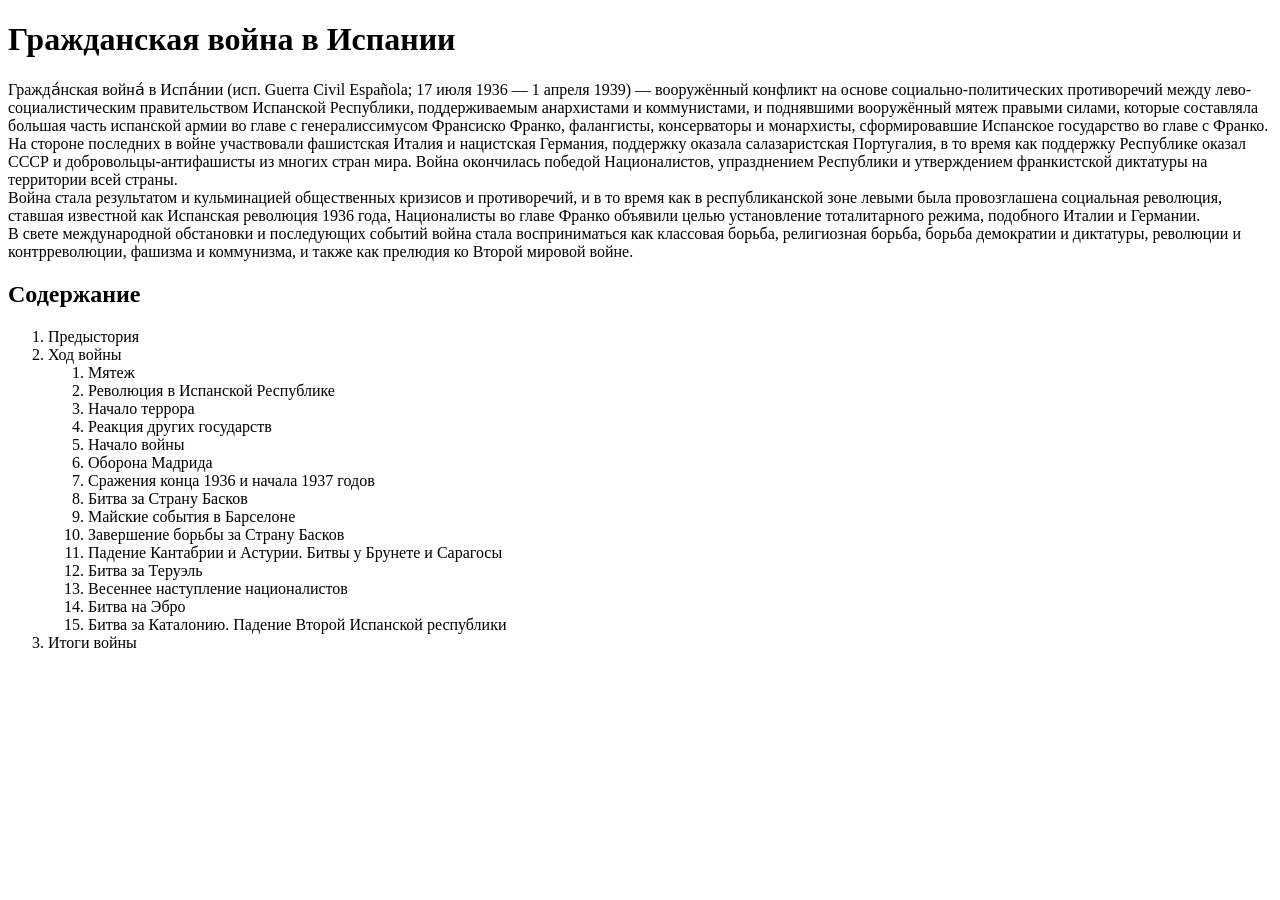
<file: ex.1/index.html>
<!DOCTYPE html>
<html lang="en">
<head>
    <meta charset="UTF-8">
    <meta name="viewport" content="width=device-width, initial-scale=1.0">
    <title>Document</title>
</head>
<body>
    <h1>Гражданская война в Испании</h1>
    <p>Гражда́нская война́ в Испа́нии (исп. Guerra Civil Española; 17 июля 1936 — 1 апреля 1939) — вооружённый конфликт на
    основе социально-политических противоречий между лево-социалистическим правительством Испанской Республики,
    поддерживаемым анархистами и коммунистами, и поднявшими вооружённый мятеж правыми силами, которые составляла большая
    часть испанской армии во главе с генералиссимусом Франсиско Франко, фалангисты, консерваторы и монархисты,
    сформировавшие Испанское государство во главе с Франко. <br />
    На стороне последних в войне участвовали фашистская Италия и нацистская Германия, поддержку оказала салазаристская Португалия, в то время как поддержку Республике оказал СССР и
    добровольцы-антифашисты из многих стран мира. Война окончилась победой Националистов, упразднением Республики и
    утверждением франкистской диктатуры на территории всей страны. <br />
    Война стала результатом и кульминацией общественных кризисов и противоречий, и в то время как в республиканской зоне левыми была провозглашена социальная революция, ставшая
    известной как Испанская революция 1936 года, Националисты во главе Франко объявили целью установление тоталитарного
    режима, подобного Италии и Германии.<br /> 
    В свете международной обстановки и последующих событий война стала восприниматься
    как классовая борьба, религиозная борьба, борьба демократии и диктатуры, революции и контрреволюции, фашизма и
    коммунизма, и также как прелюдия ко Второй мировой войне.</p>
    <h2>Содержание</h2>
    <ol>
        <li>
            Предыстория
        </li>
        <li>
            Ход войны
            <ol>
                <li>Мятеж</li>
                <li>Революция в Испанской Республике</li>
                <li>Начало террора</li>
                <li>Реакция других государств</li>
                <li>Начало войны</li>
                <li>Оборона Мадрида</li>
                <li>Сражения конца 1936 и начала 1937 годов</li>
                <li>Битва за Страну Басков</li>
                <li>Майские события в Барселоне</li>
                <li>Завершение борьбы за Страну Басков</li>
                <li>Падение Кантабрии и Астурии. Битвы у Брунете и Сарагосы</li>
                <li>Битва за Теруэль</li>
                <li>Весеннее наступление националистов</li>
                <li>Битва на Эбро</li>
                <li>Битва за Каталонию. Падение Второй Испанской республики</li>
            </ol>
        </li>
        <li>Итоги войны</li>
    </ol>
</body>
</html>
</file>
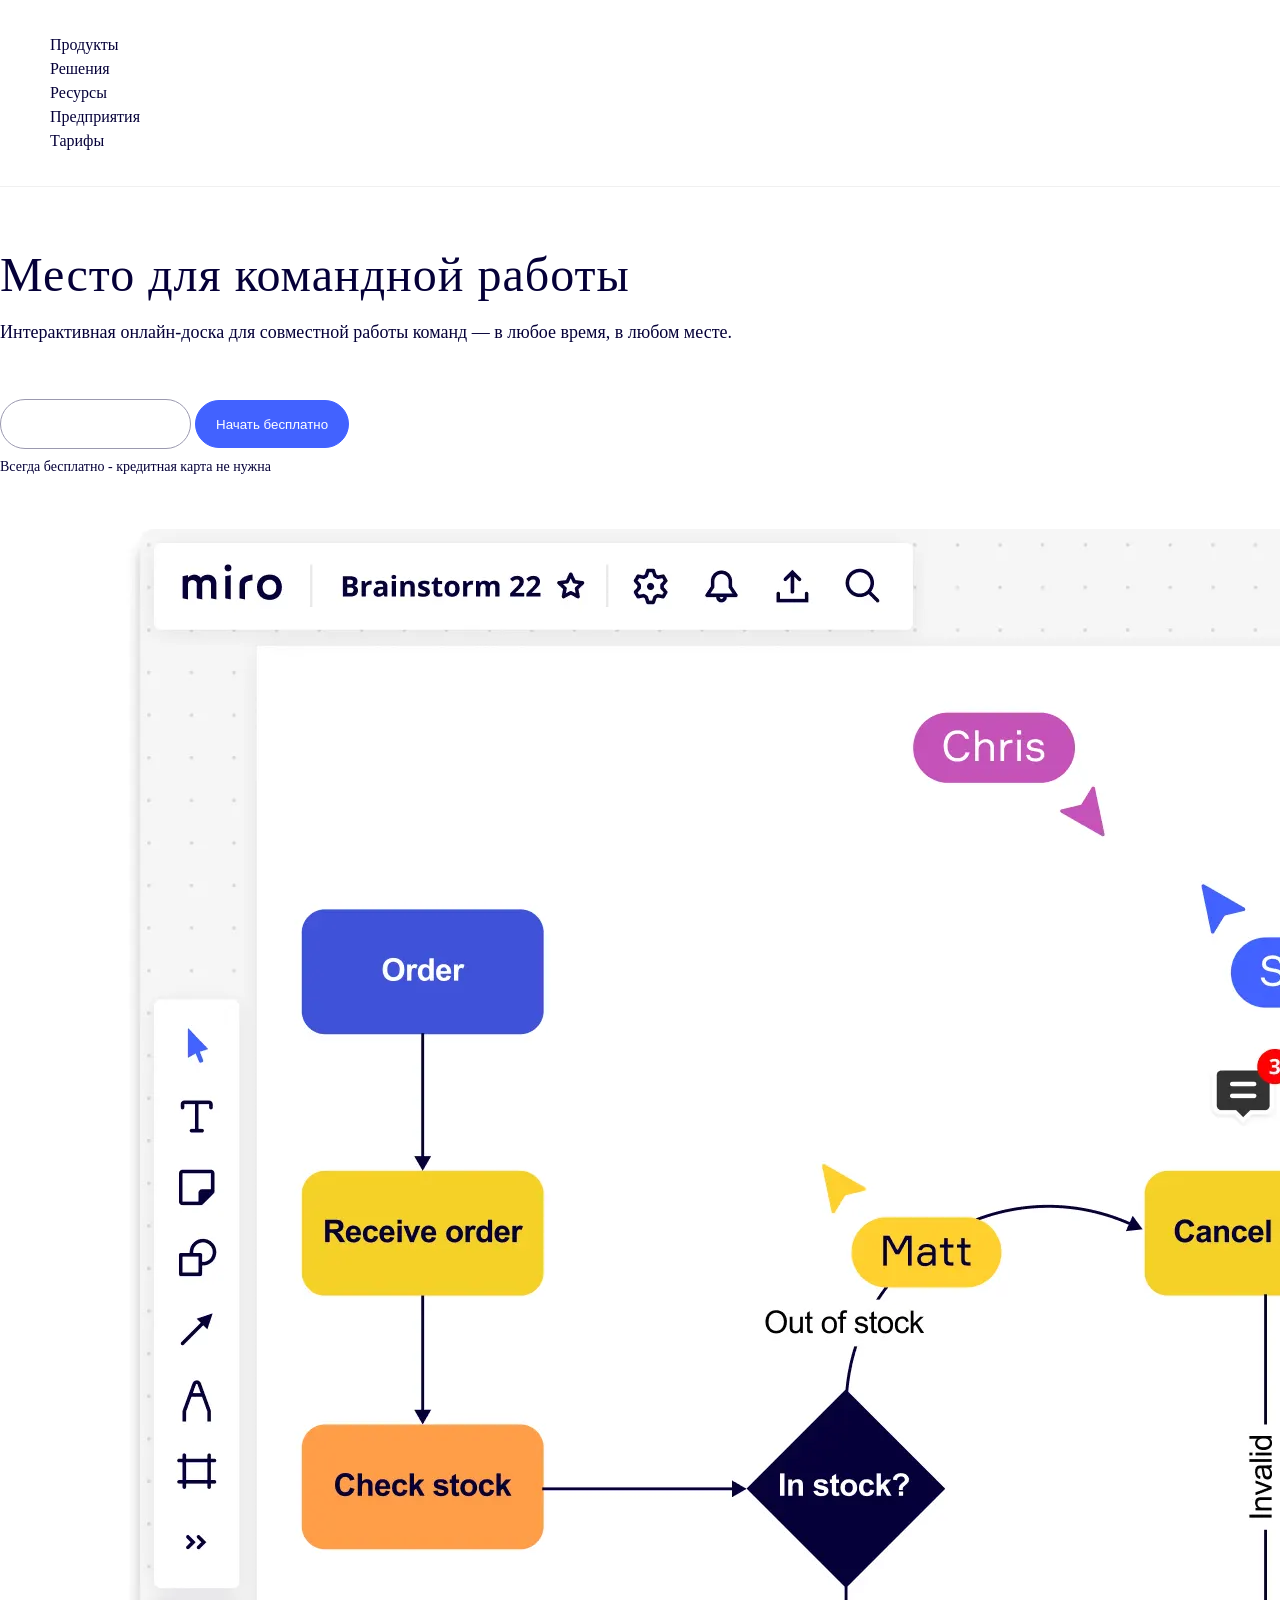
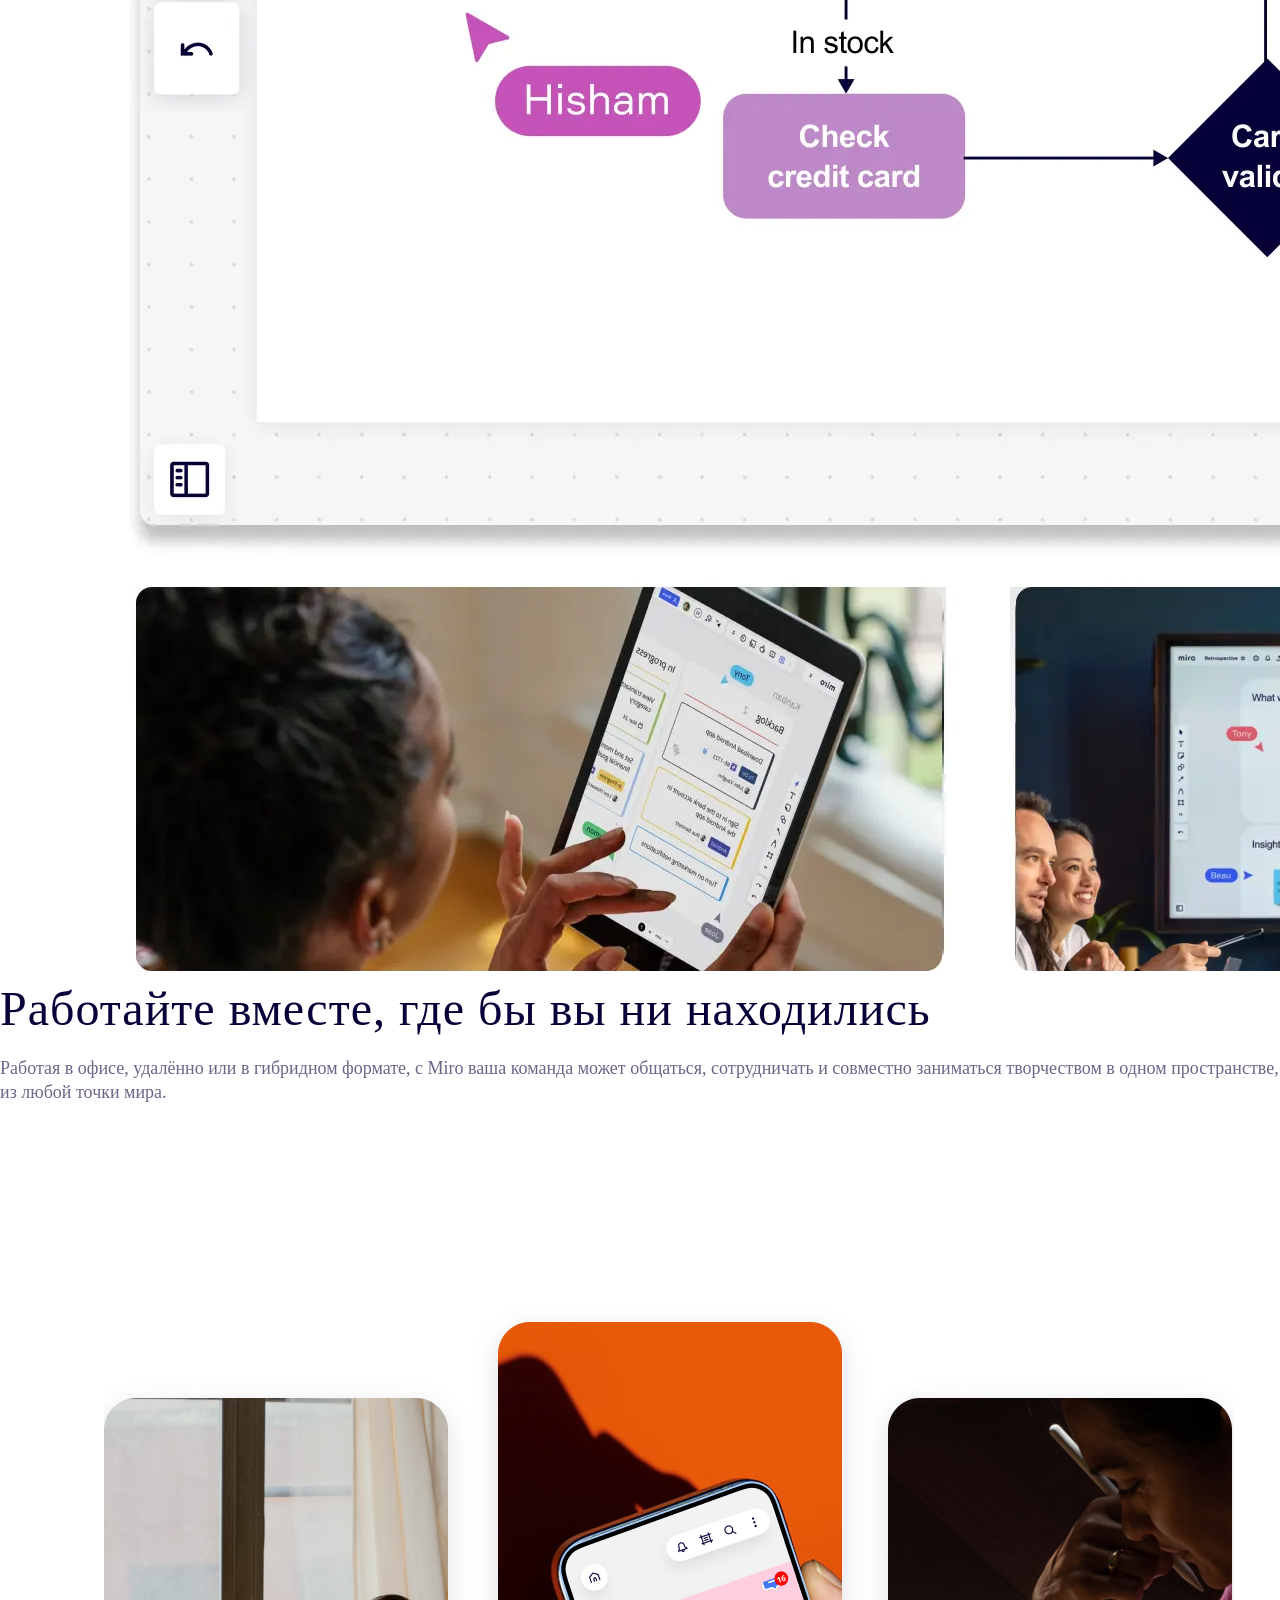
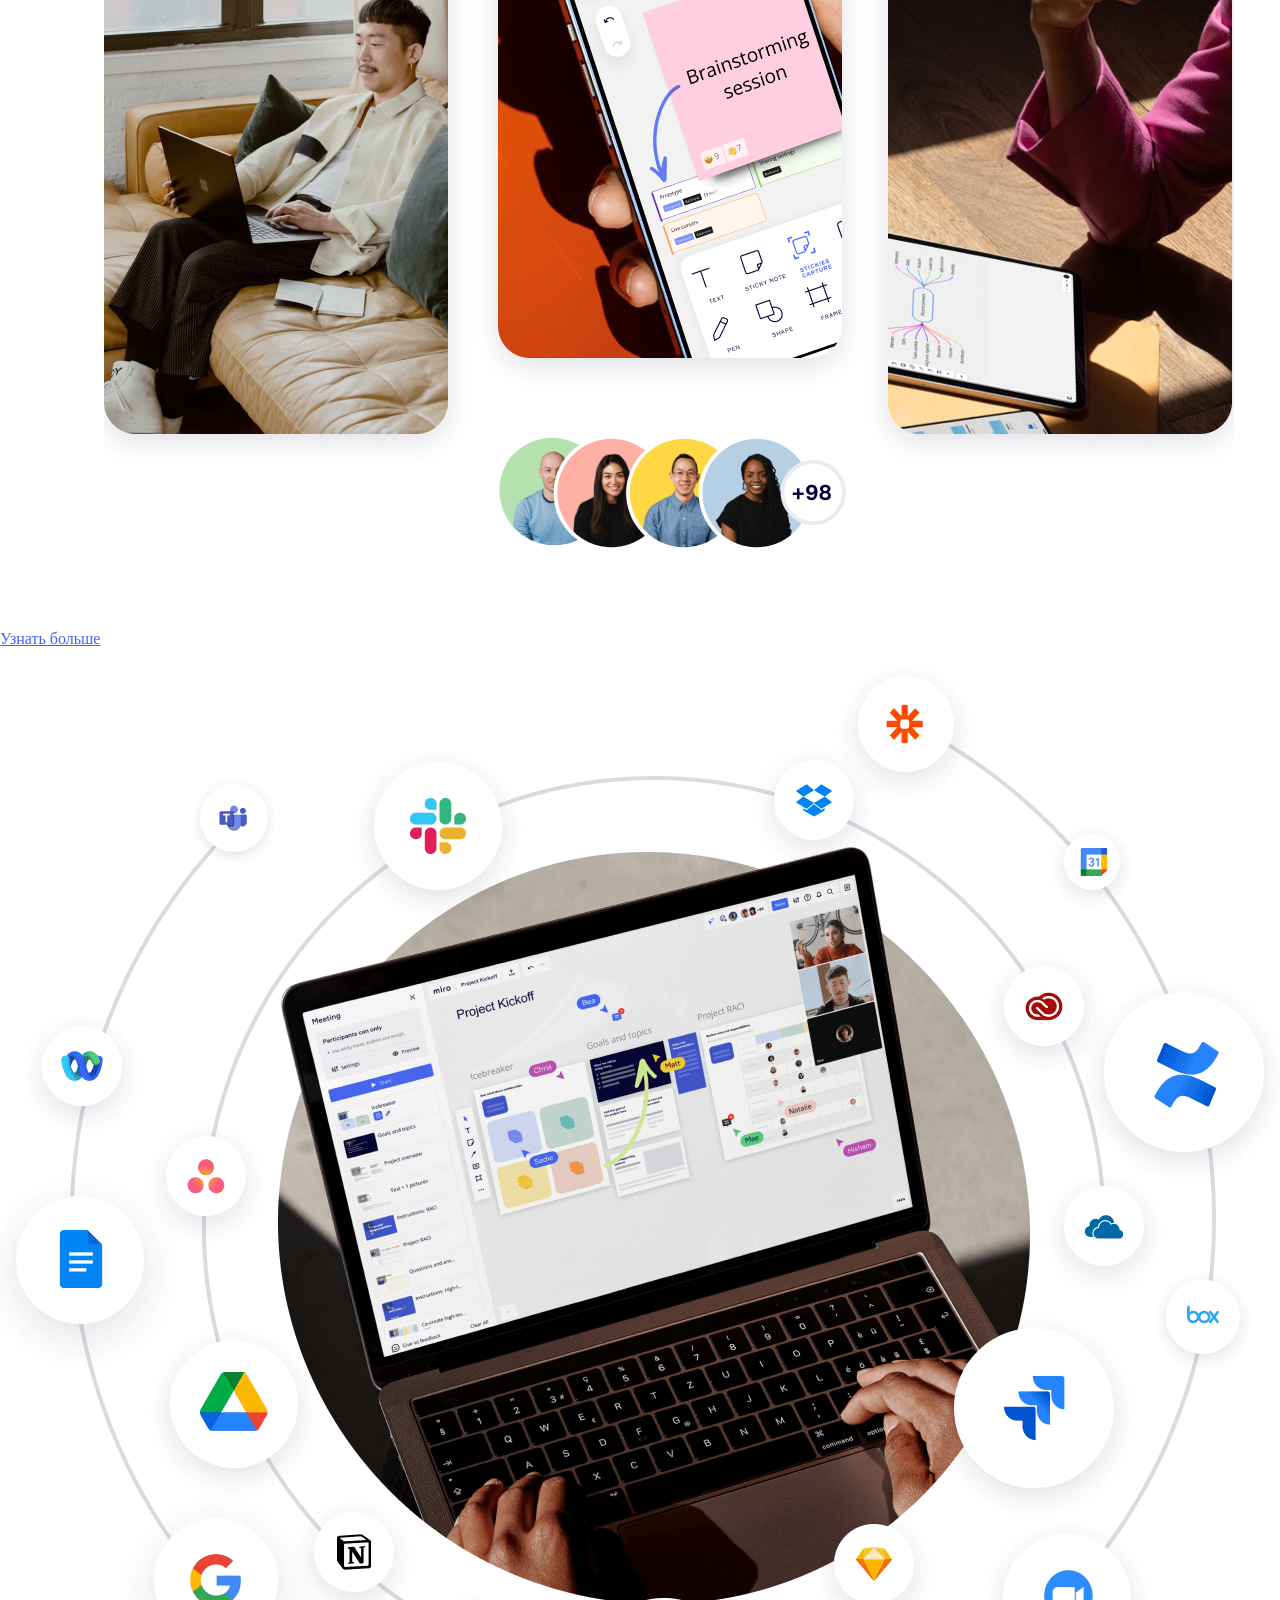
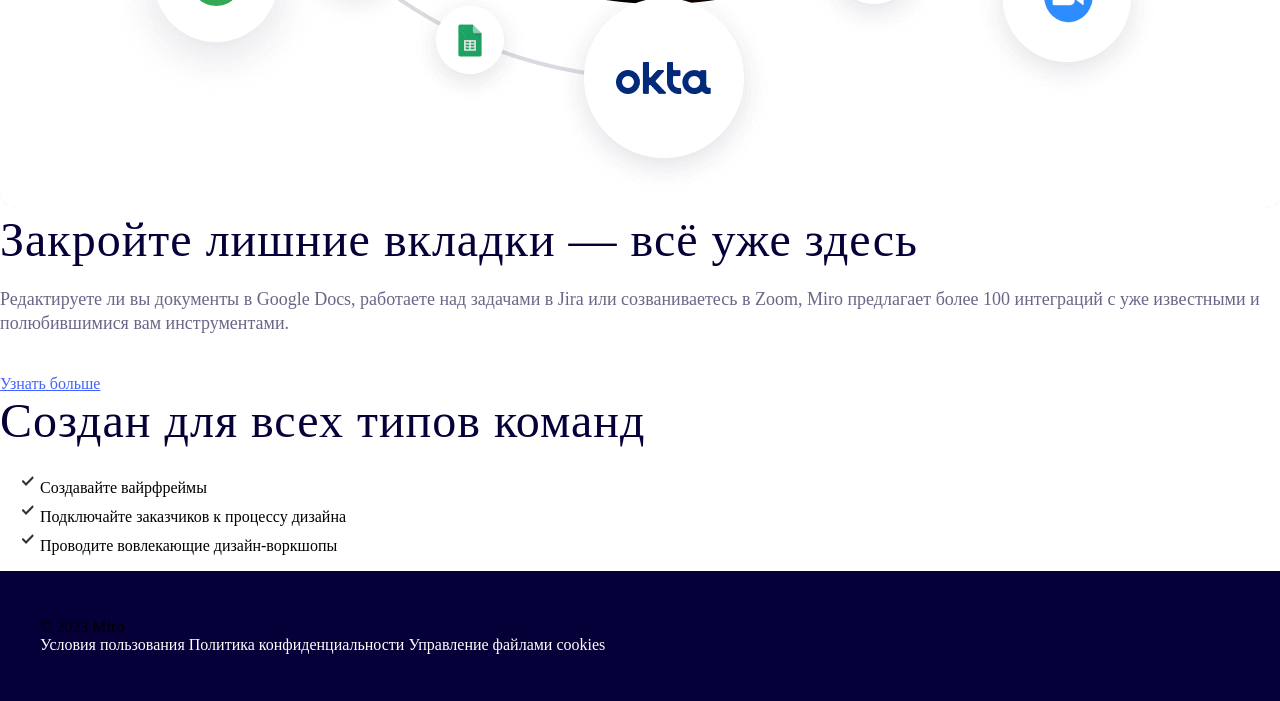
<file: ex.10/index.html>
<!doctype html>
<html lang="en">

<head>
  <meta charset="UTF-8" />
  <meta name="viewport" content="width=device-width, initial-scale=1.0" />
  <title>Document</title>
  <link rel="stylesheet" href="./styles/style.css" />
</head>

<body>
  <header>
    <nav>
      <ul>
        <li><a href="#">Продукты</a></li>
        <li><a href="#">Решения</a></li>
        <li><a href="#">Ресурсы</a></li>
        <li><a href="#">Предприятия</a></li>
        <li><a href="#">Тарифы</a></li>
      </ul>
    </nav>
  </header>
  <main>
    <section>
      <h1>Место для командной работы</h1>
      <p class="heroText">
        Интерактивная онлайн-доска для совместной работы команд — в любое
        время, в любом месте.
      </p>
      <form action="register" method="get" class="heroForm">
        <input type="email" name="email" id="email" />
        <button id="heroButton">Начать бесплатно</button>
      </form>
      <p>Всегда бесплатно - кредитная карта не нужна</p>
      <img src="./images/miro1.png" alt="Изображение экрана работы Miro" />
    </section>
    <section>
      <h2>Работайте вместе, где бы вы ни находились</h2>
      <p class="sectionText">
        Работая в офисе, удалённо или в гибридном формате, с Miro ваша команда
        может общаться, сотрудничать и совместно заниматься творчеством в
        одном пространстве, из любой точки мира.
      </p>
      <a href="#" class="link">Узнать больше</a>
      <img src="./images/miro2.png" alt="Работа в Miro с мобильных устройств" />
    </section>
    <section>
      <img src="./images/miro3.png" alt="Сервисы вокруг Miro" />
      <h2>Закройте лишние вкладки — всё уже здесь</h2>
      <p class="sectionText">
        Редактируете ли вы документы в Google Docs, работаете над задачами в
        Jira или созваниваетесь в Zoom, Miro предлагает более 100 интеграций с
        уже известными и полюбившимися вам инструментами.
      </p>
      <a href="#" class="link">Узнать больше</a>
    </section>
    <section>
      <h2>Создан для всех типов команд</h2>
      <ul class="sectionList">
        <li>Создавайте вайрфреймы</li>
        <li>Подключайте заказчиков к процессу дизайна</li>
        <li>Проводите вовлекающие дизайн-воркшопы</li>
      </ul>
    </section>
  </main>
  <footer>
    <div>&#169; 2023 Miro</div>
    <div>
      <a href="#">Условия пользования</a>
      <a href="#">Политика конфиденциальности</a>
      <a href="#">Управление файлами cookies</a>
    </div>
  </footer>
</body>

</html>
</file>
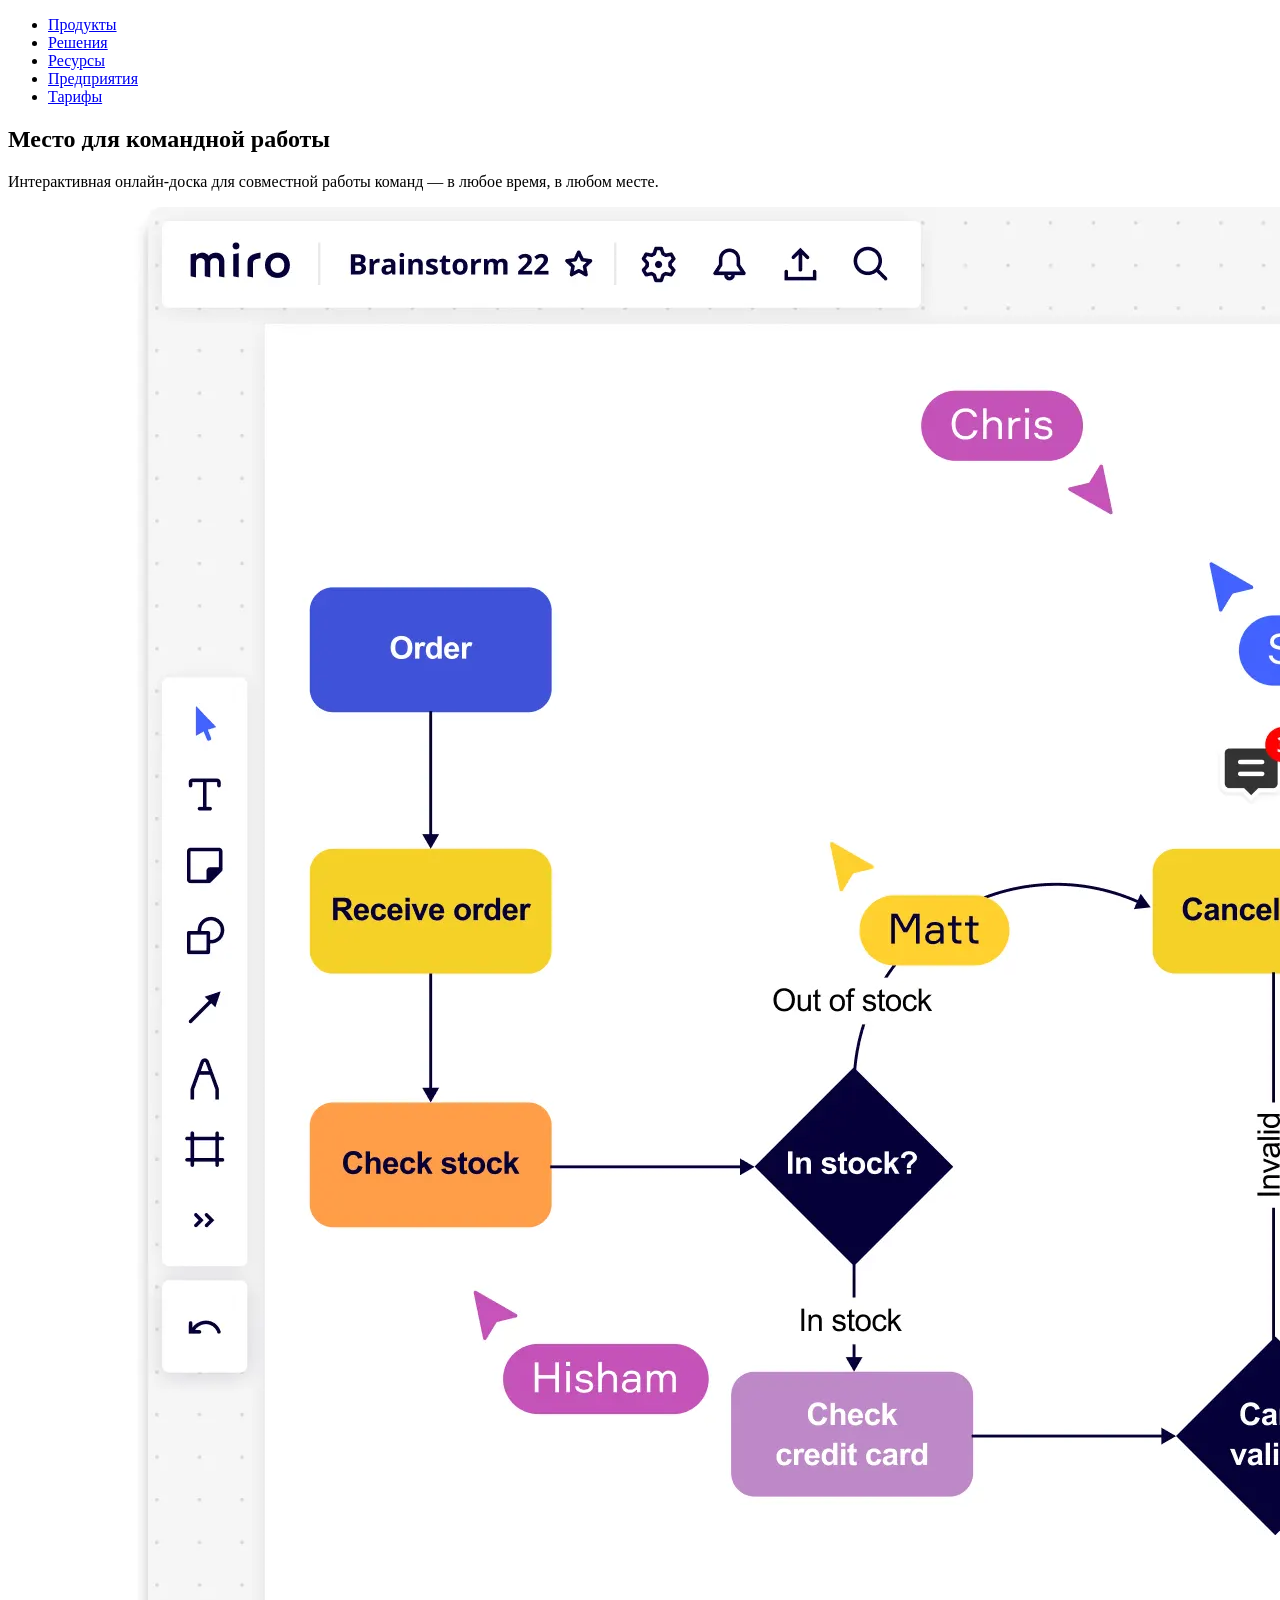
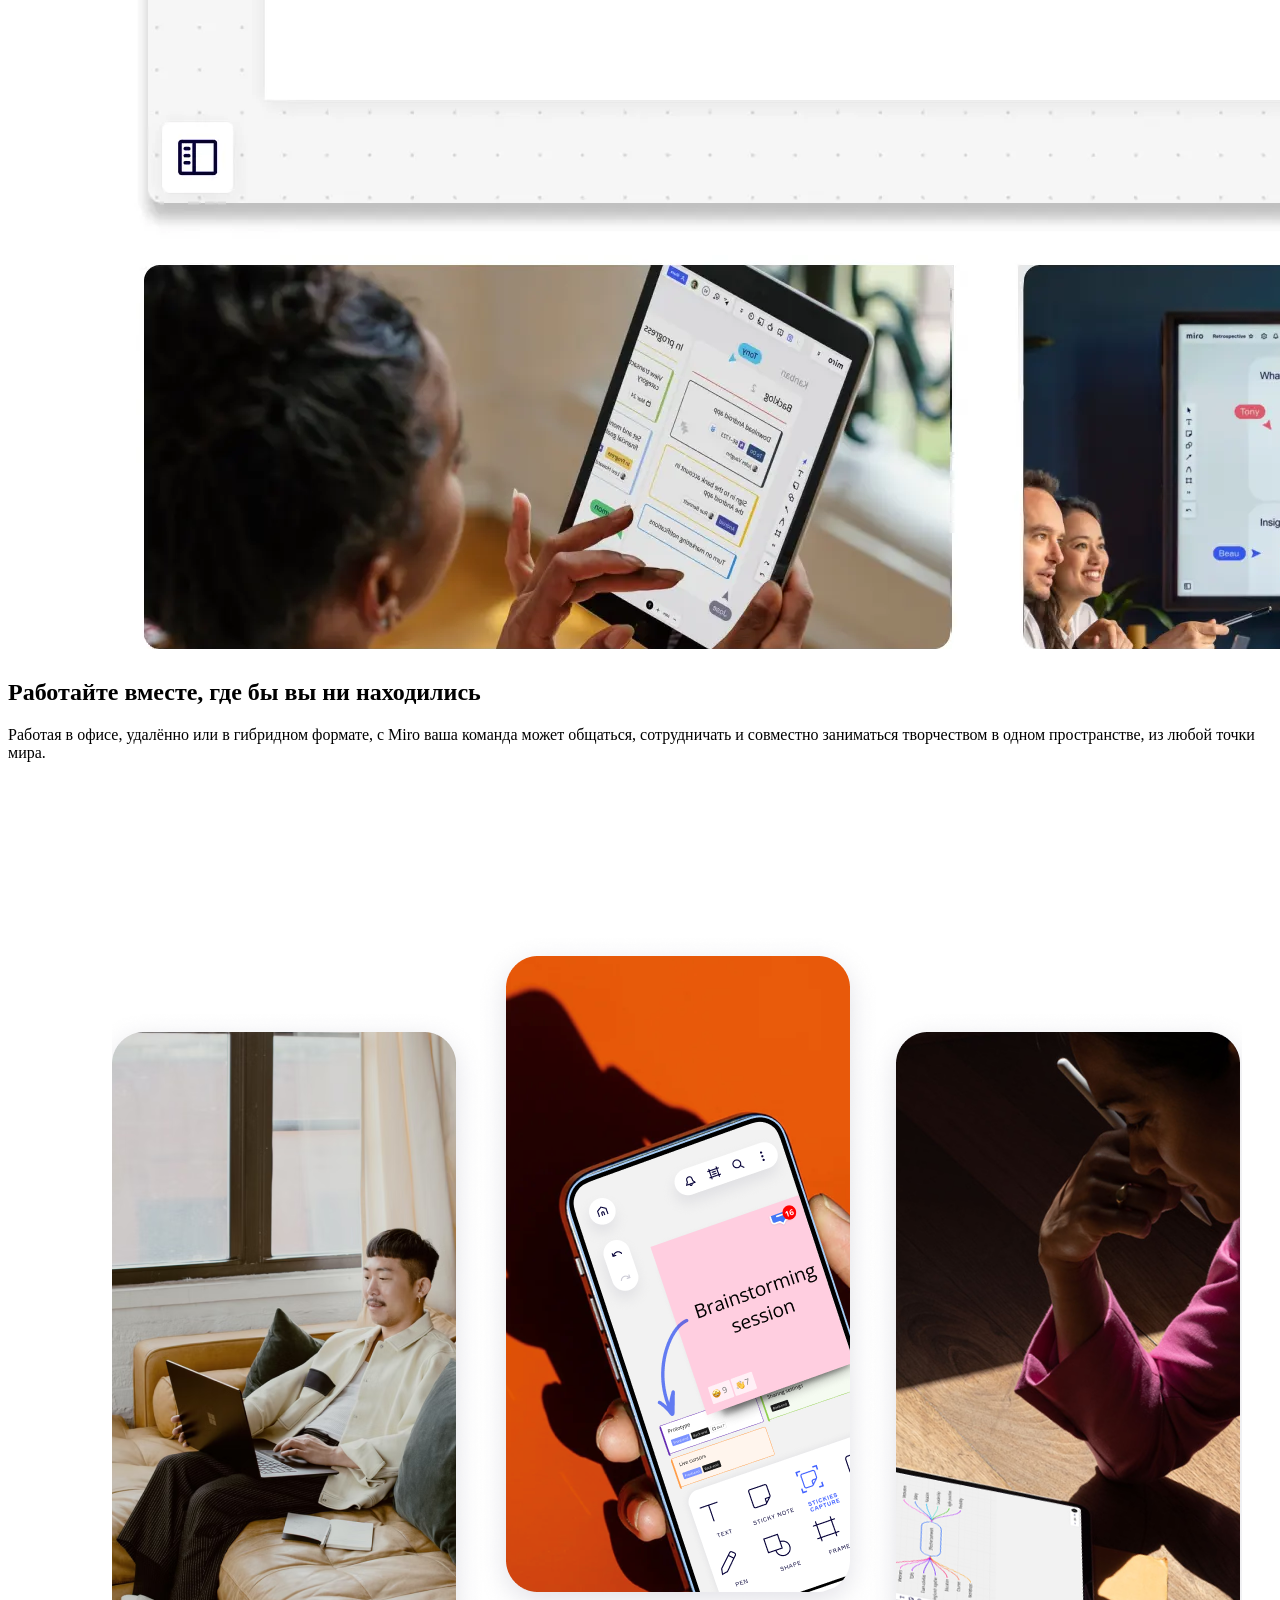
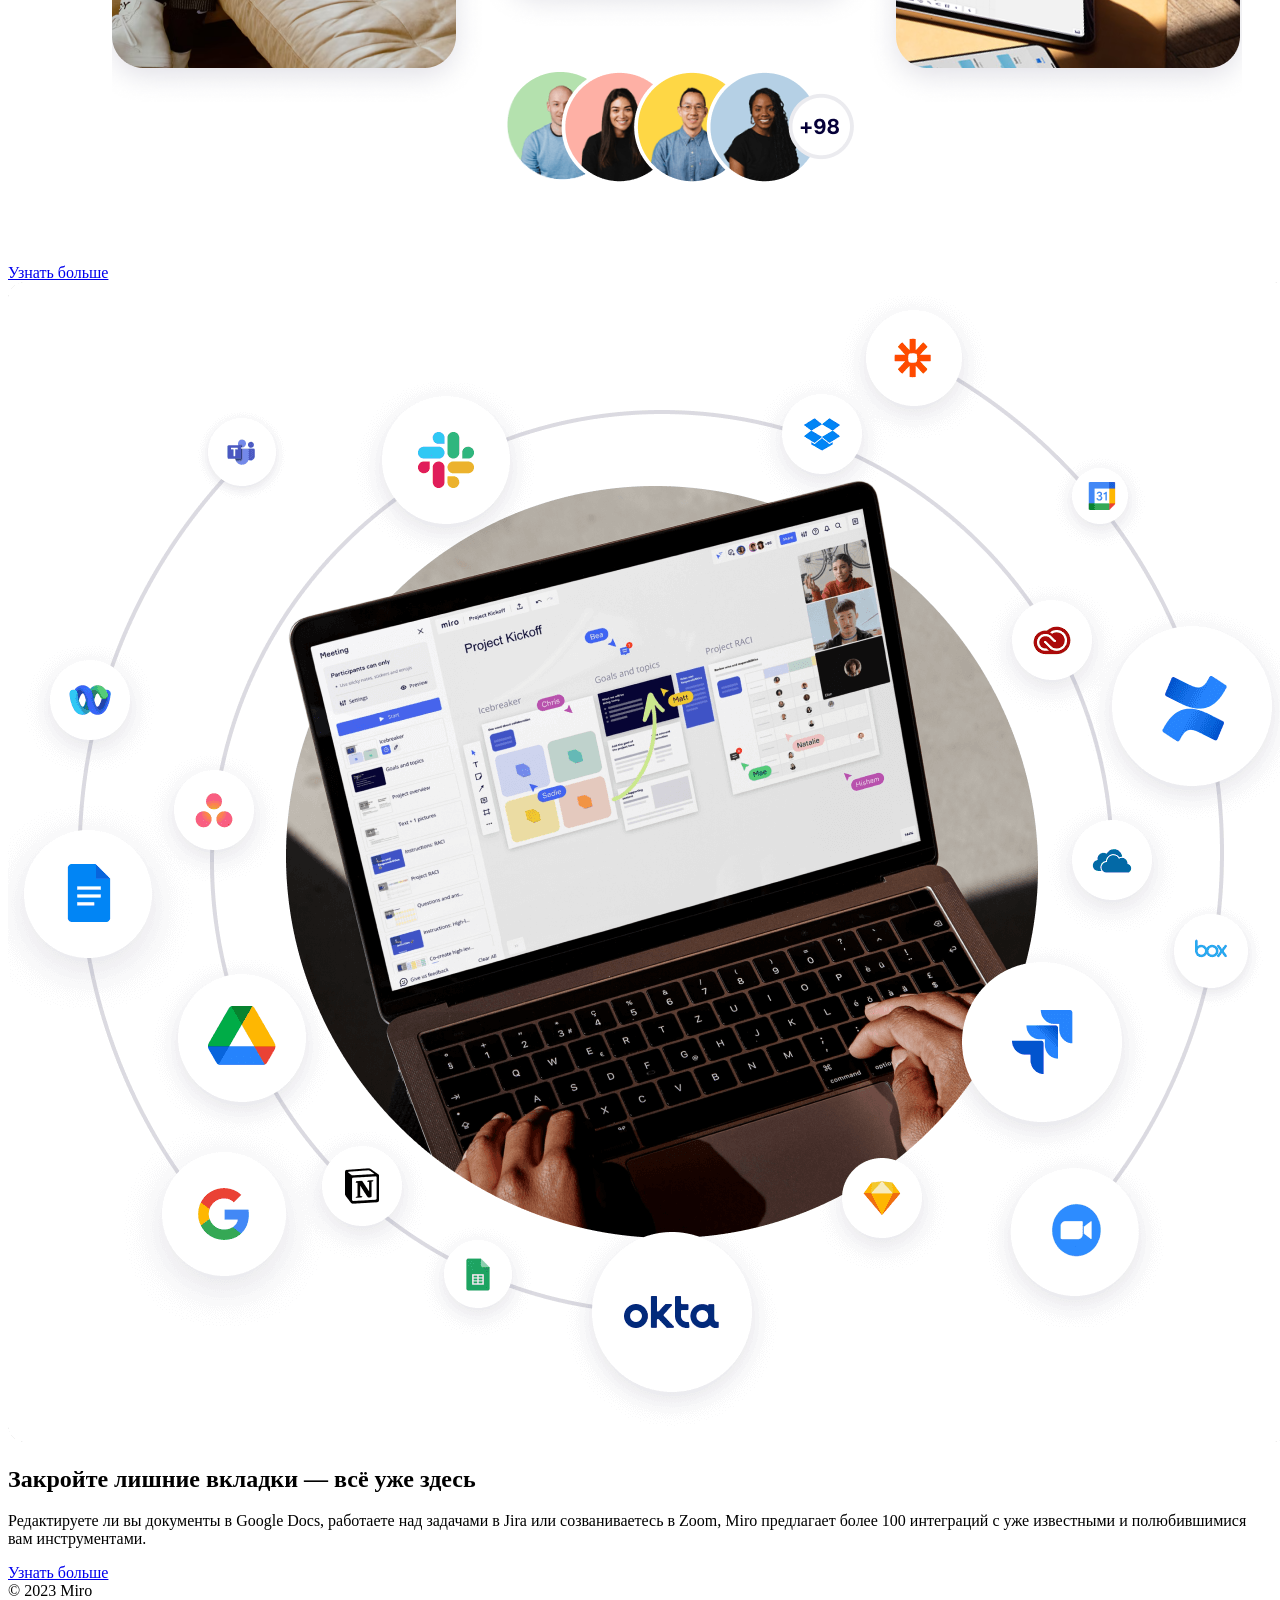
<file: ex.3/index.html>
<!DOCTYPE html>
<html lang="en">
<head>
    <meta charset="UTF-8">
    <meta name="viewport" content="width=device-width, initial-scale=1.0">
    <title>Document</title>
</head>
<body>
<header>
    <nav>
        <ul>
            <li><a href="#">Продукты</a></li>
            <li><a href="#">Решения</a></li>
            <li><a href="#">Ресурсы</a></li>
            <li><a href="#">Предприятия</a></li>
            <li><a href="#">Тарифы</a></li>
        </ul>
    </nav>
</header>
<main>
<section>
    <h1>Место для командной работы</h1>
    <p>Интерактивная онлайн-доска для совместной работы команд — в любое время, в любом месте.</p>
    <img src="./images/miro1.png" alt="Изображение экрана работы Miro"/>
</section>
<section>
    <h2>Работайте вместе, где бы вы ни находились</h2>
    <p>Работая в офисе, удалённо или в гибридном формате, с Miro ваша команда может общаться, сотрудничать и совместно
        заниматься творчеством в одном пространстве, из любой точки мира.</p>
    <a href="#">Узнать больше</a>
    <img src="./images/miro2.png" alt="Работа в Miro с мобильных устройств"/>
</section>
<section>
    <img src="./images/miro3.png" alt="Сервисы вокруг Miro" />
    <h2>Закройте лишние вкладки — всё уже здесь</h2>
    <p>Редактируете ли вы документы в Google Docs, работаете над задачами в Jira или созваниваетесь в Zoom, Miro
        предлагает
        более 100 интеграций с уже известными и полюбившимися вам инструментами.</p>
    <a href="#">Узнать больше</a>
</section>
</main>
<footer>
    <div>&#169; 2023 Miro</div>
    <div>
        <a href="#">Условия пользования</a>
        <a href="#">Политика конфиденциальности</a>
        <a href="#">Управление файлами cookies</a>
    </div>
</footer>
</body>
</html>
</file>
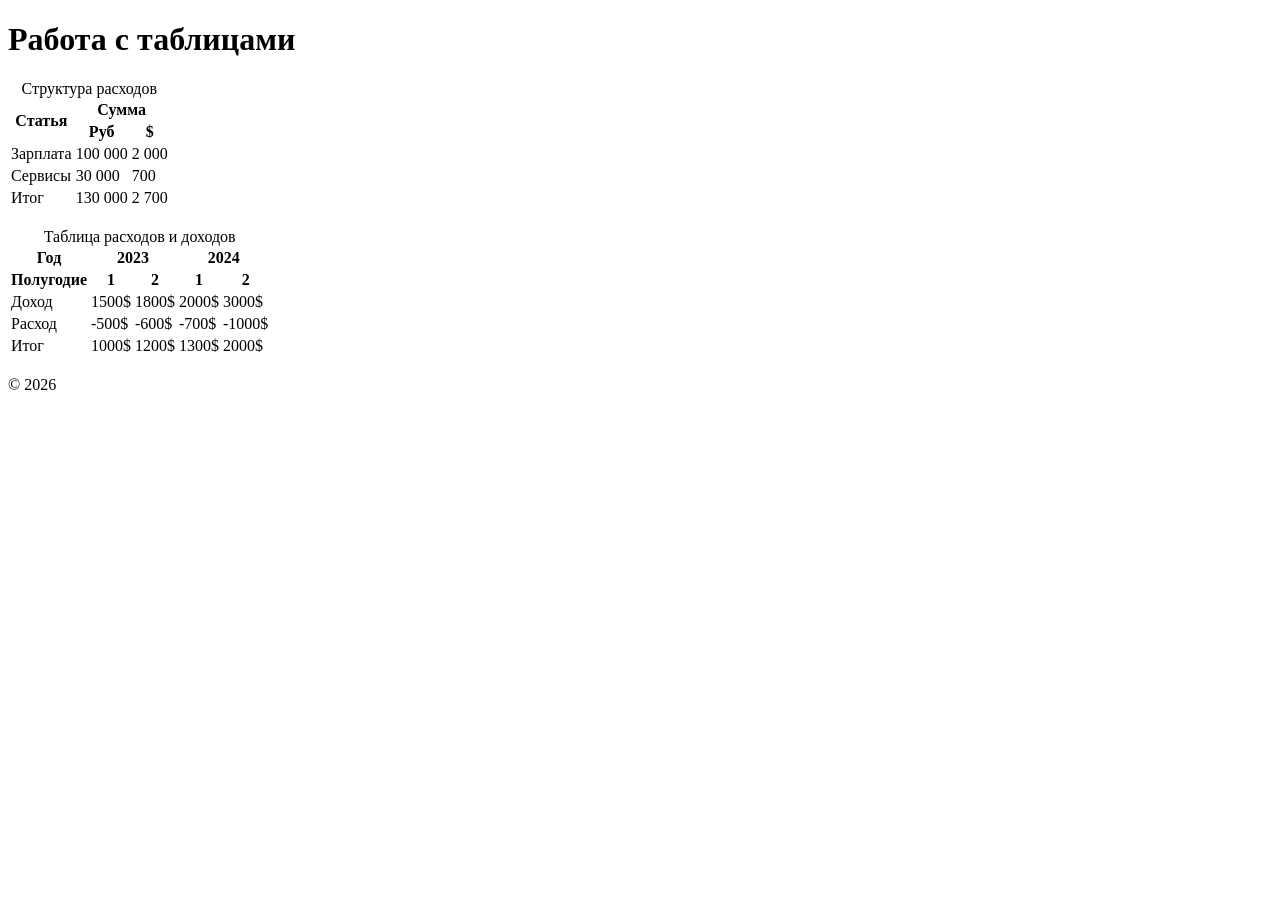
<file: ex.4/index.html>
<!DOCTYPE html>
<html lang="en">
<head>
    <meta charset="UTF-8">
    <meta name="viewport" content="width=device-width, initial-scale=1.0">
    <title>Document</title>
</head>
<body>
<header>
    <h1>Работа с таблицами</h1>
</header>
<main>
<section>
    <table>
        <caption>
            Структура расходов
        </caption>
        <thead>
            <tr>
                <th rowspan="2">Статья</th>
                <th colspan="2">Сумма</th>
            </tr>
            <tr>
                <th>Руб</th>
                <th>$</th>
            </tr>
        </thead>
        <tbody>
            <tr>
                <td>Зарплата</td>
                <td>100 000</td>
                <td>2 000</td>
            </tr>
            <tr>
                <td>Сервисы</td>
                <td>30 000</td>
                <td>700</td>
            </tr>
        </tbody>
        <tfoot>
            <td>Итог</td>
            <td>130 000</td>
            <td>2 700</td>
        </tfoot>
    </table>
</section><br />
<section>
    <table>
        <caption>
            Таблица расходов и доходов
        </caption>
        <thead>
            <tr>
                <th colspan="1">Год</th>
                <th colspan="2">2023</th>
                <th colspan="2">2024</th>
            </tr>
            <tr>
                <th>Полугодие</th>
                <th>1</th>
                <th>2</th>
                <th>1</th>
                <th>2</th>
            </tr>
        </thead>
        <tbody>
            <tr>
                <td>Доход</td>
                <td>1500$</td>
                <td>1800$</td>
                <td>2000$</td>
                <td>3000$</td>
            </tr>
            <tr>
                <td>Расход</td>
                <td>-500$</td>
                <td>-600$</td>
                <td>-700$</td>
                <td>-1000$</td>
            </tr>
        </tbody>
        <tfoot>
                <td>Итог</td>
                <td>1000$</td>
                <td>1200$</td>
                <td>1300$</td>
                <td>2000$</td>
        </tfoot>
    </table>
</section>
</main>
<footer><br />
    <div>&#169; 2026</div>
</footer>
</body>
</html>
</file>
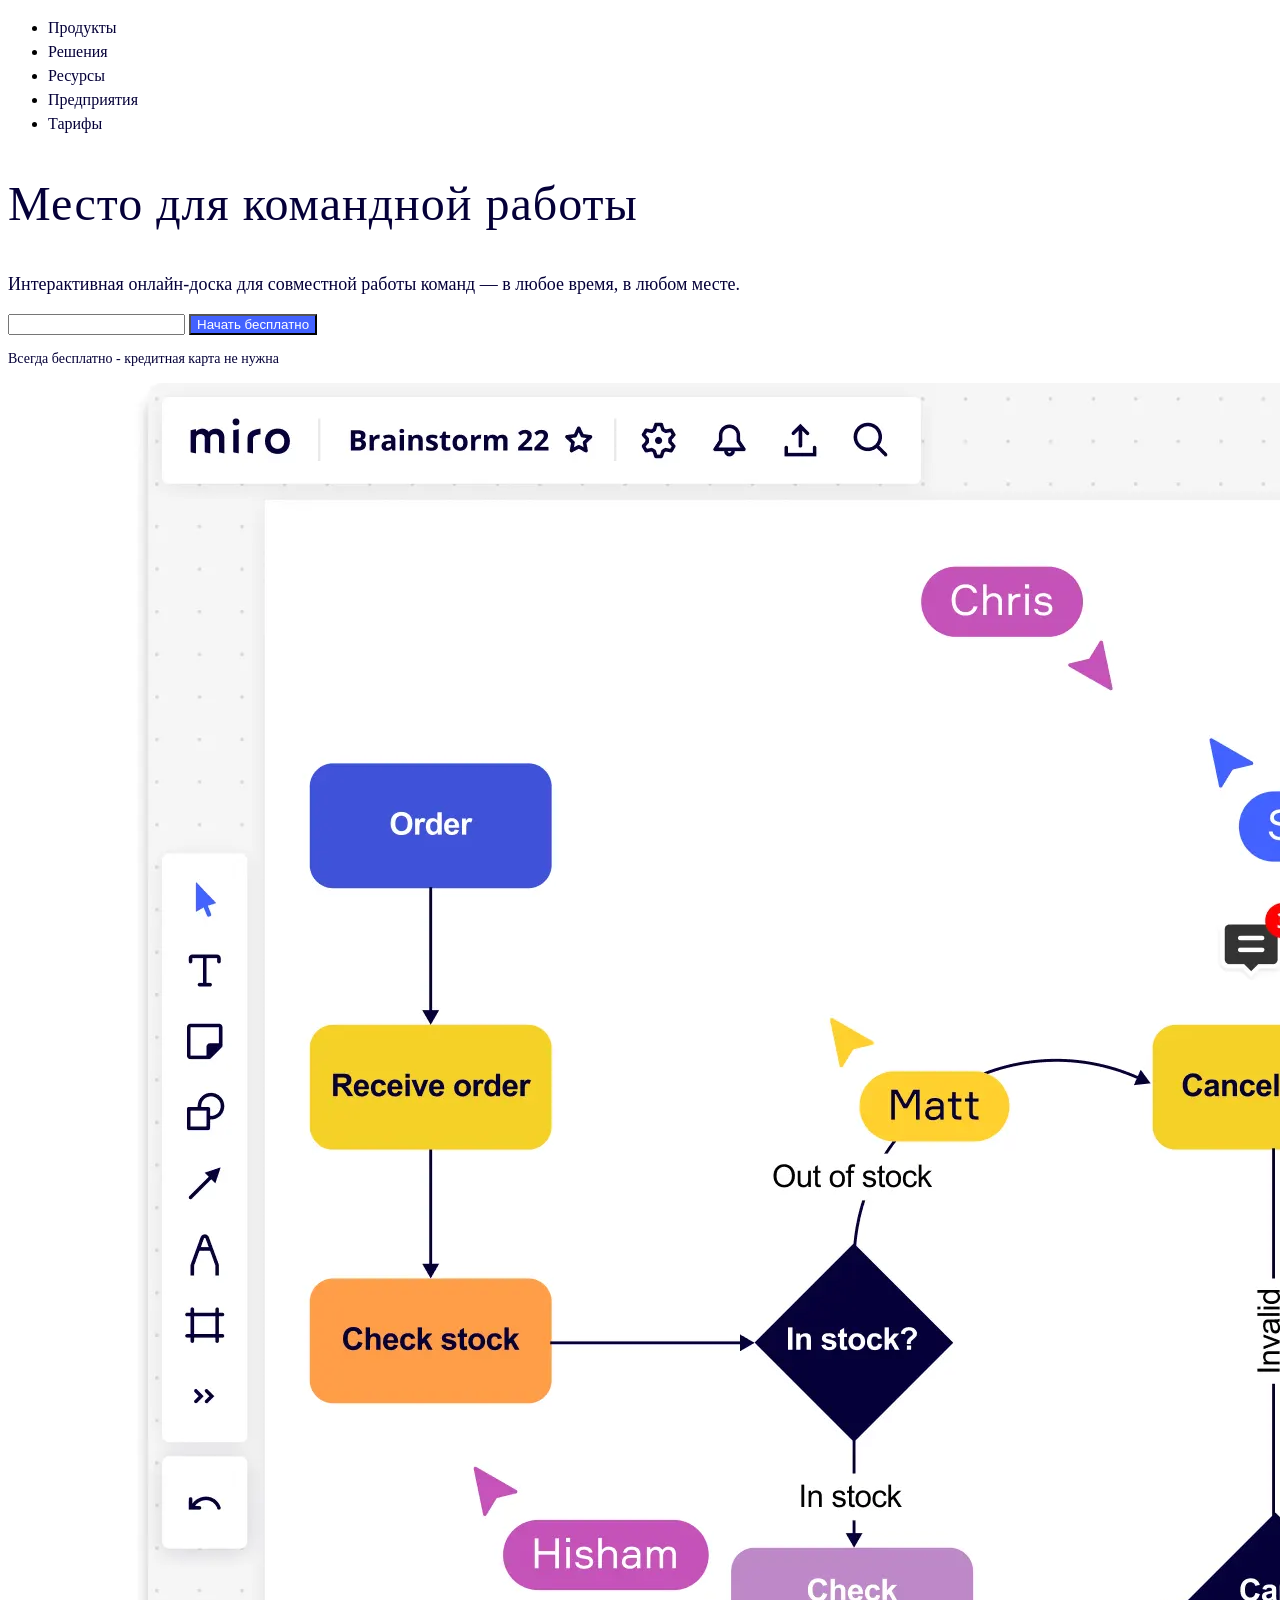
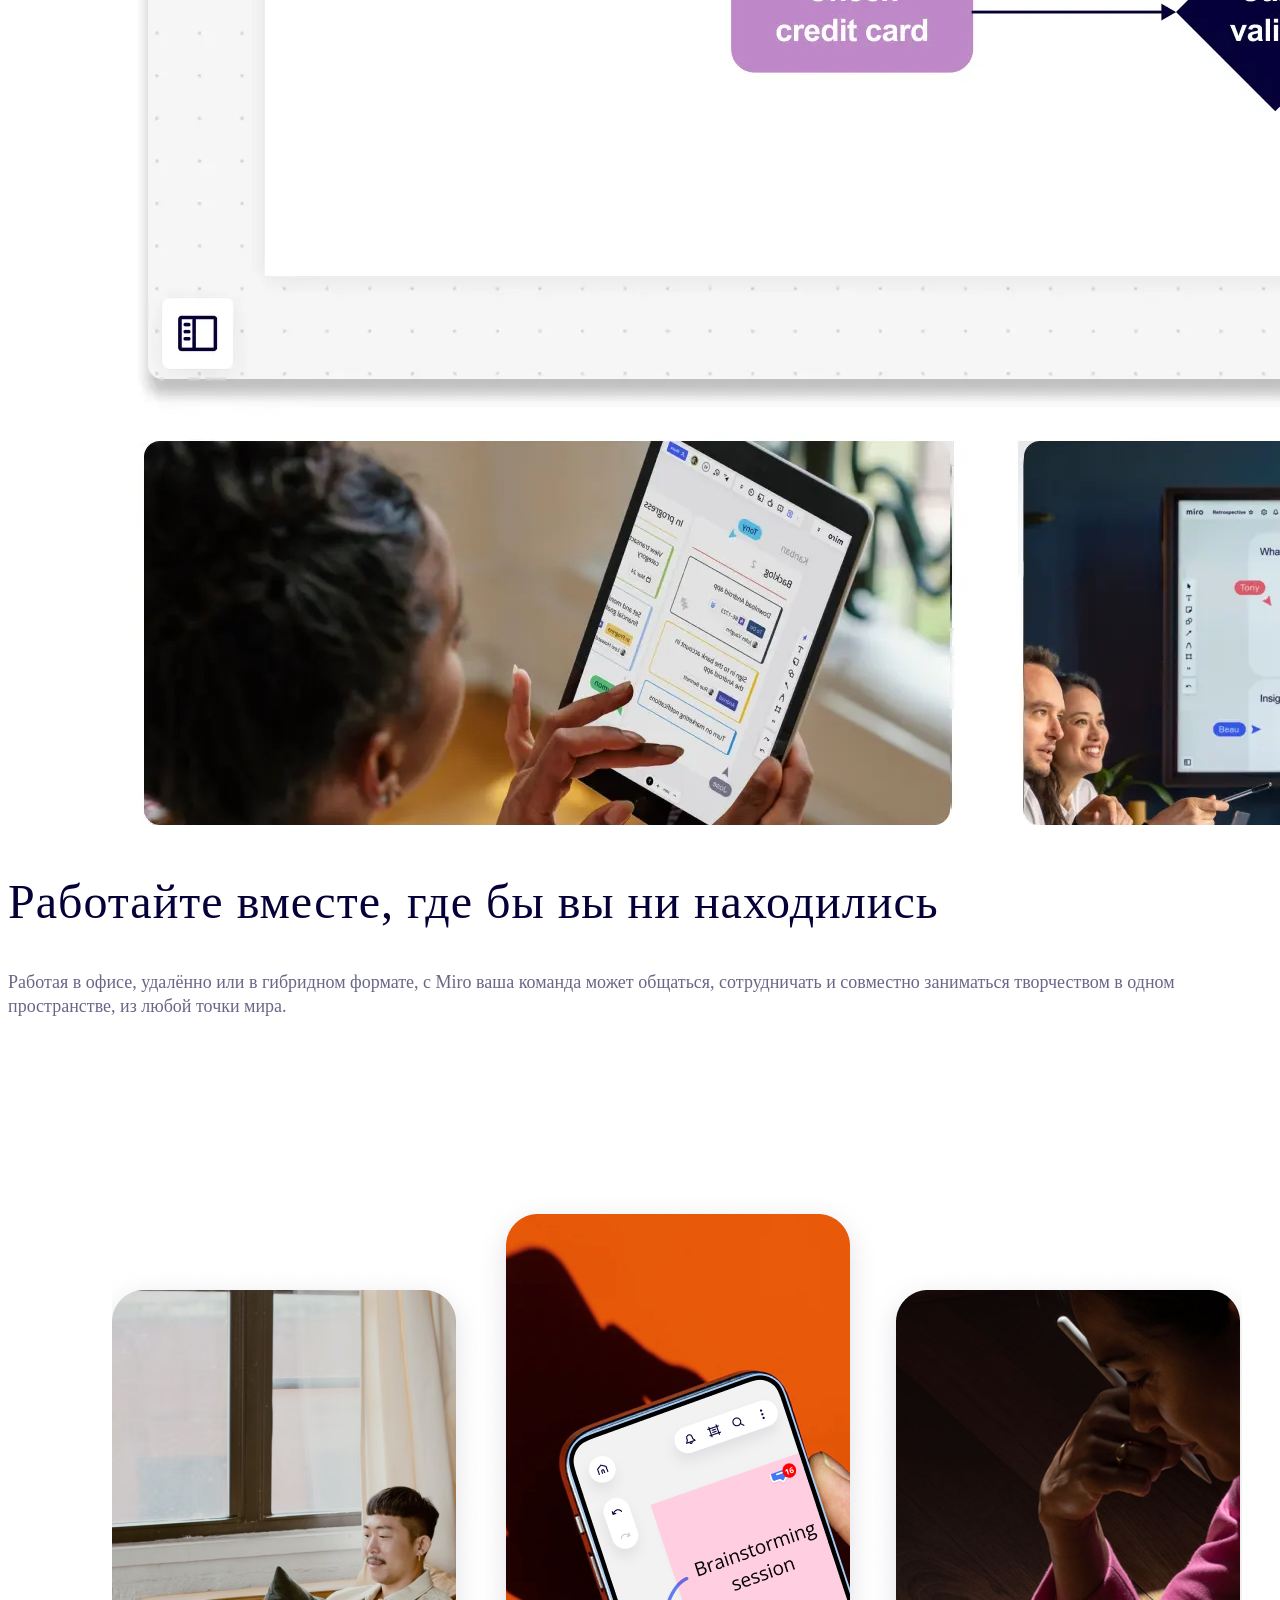
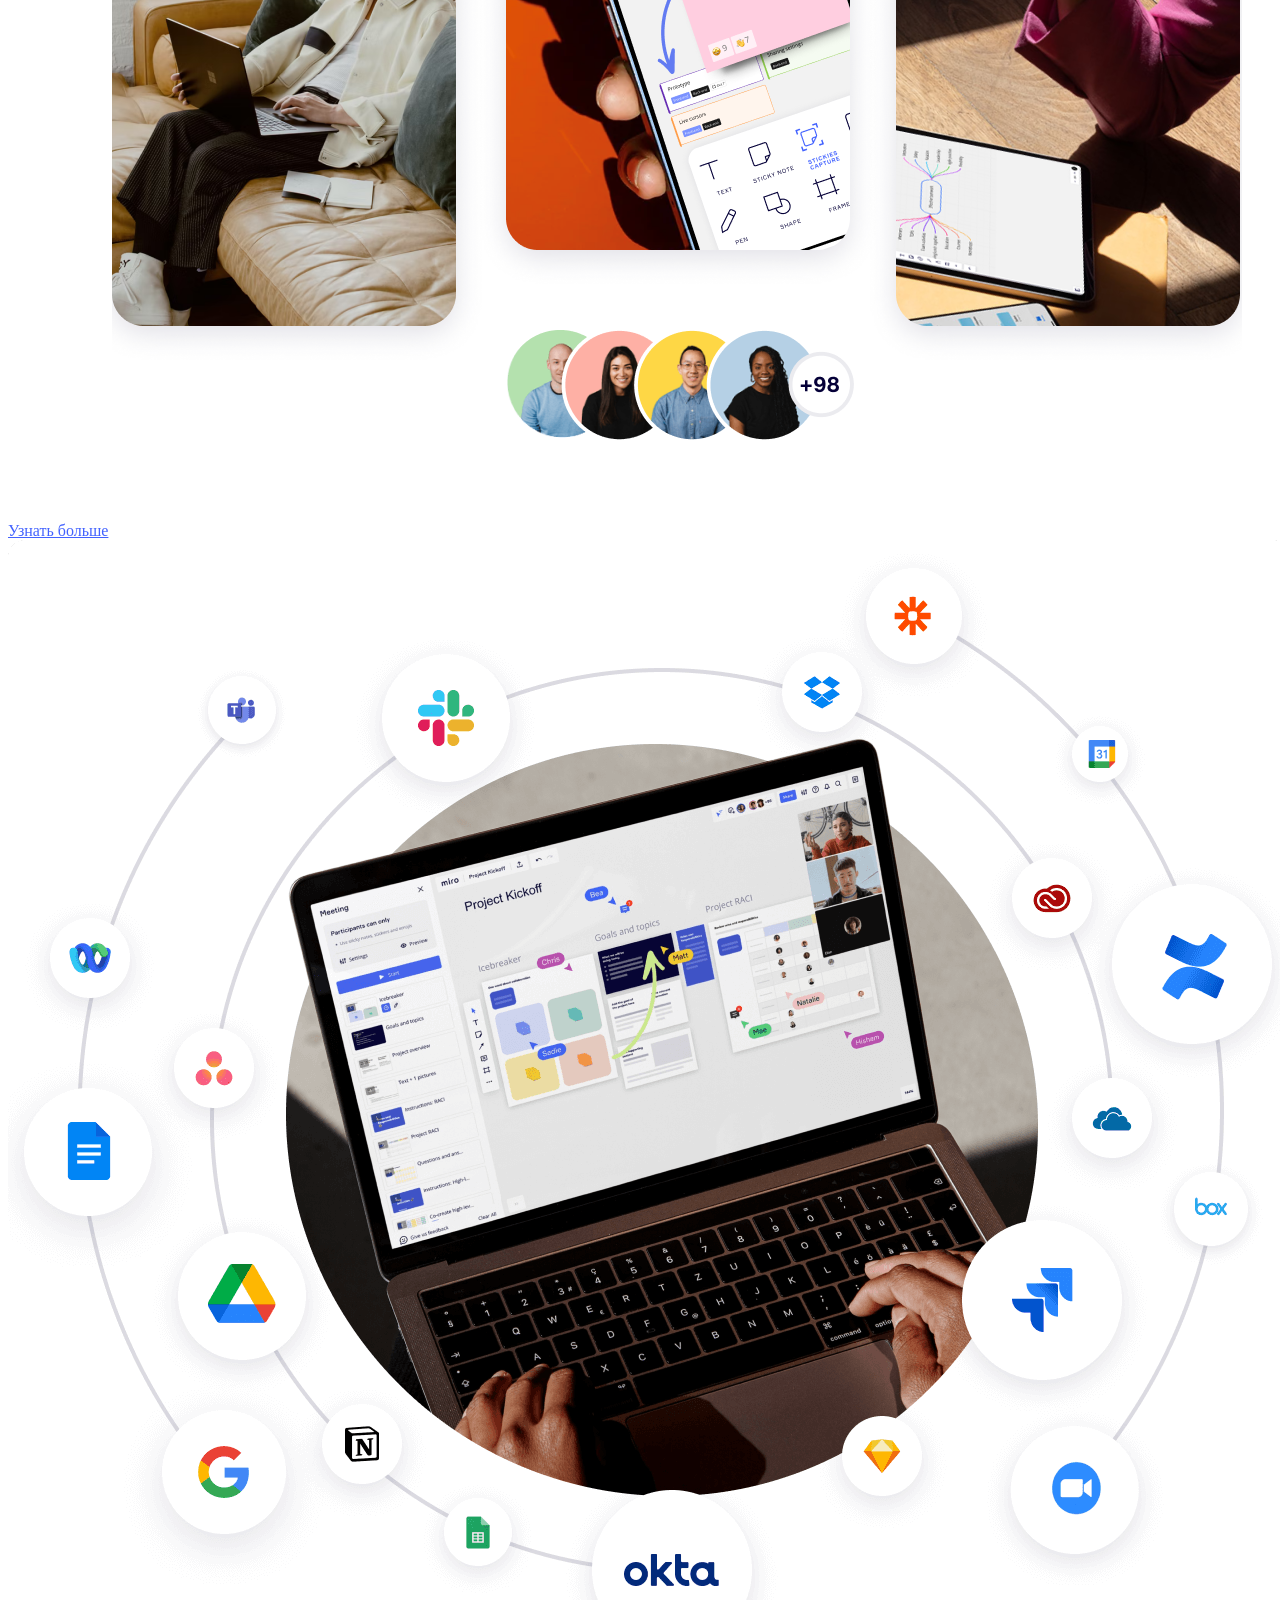
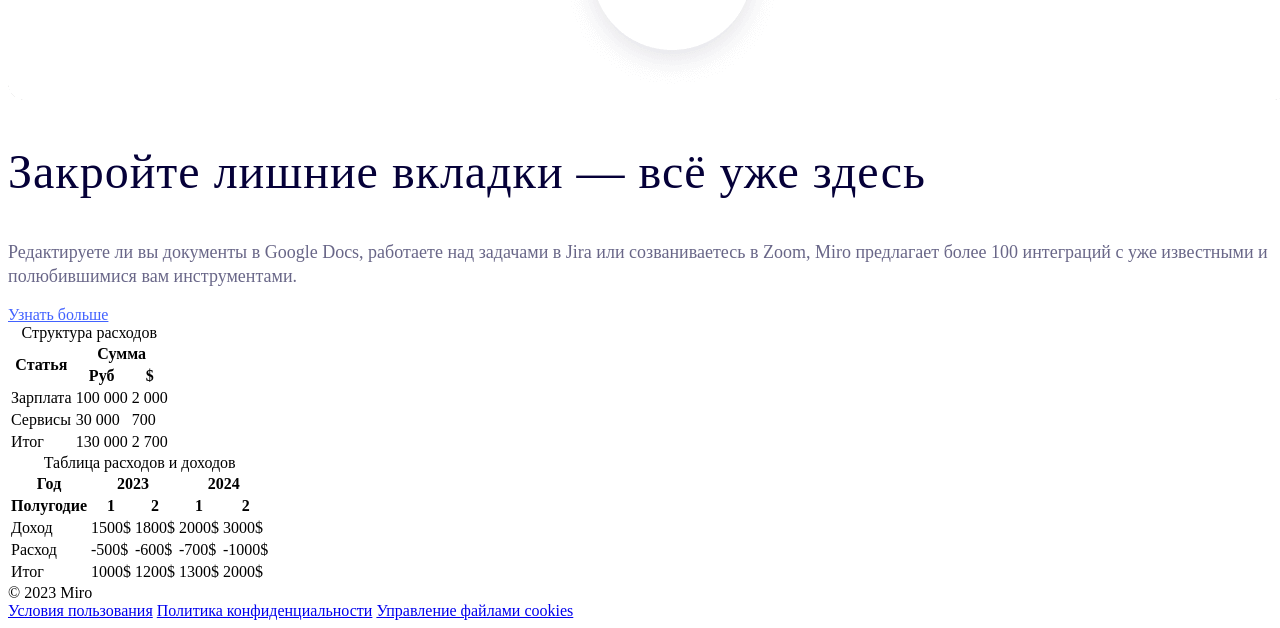
<file: ex.8/index.html>
<!doctype html>
<html lang="en">
  <head>
    <meta charset="UTF-8" />
    <meta name="viewport" content="width=device-width, initial-scale=1.0" />
    <title>Document</title>
    <link rel="stylesheet" href="./styles/style.css" />
  </head>
  <body>
    <header>
      <nav>
        <ul>
          <li><a href="#">Продукты</a></li>
          <li><a href="#">Решения</a></li>
          <li><a href="#">Ресурсы</a></li>
          <li><a href="#">Предприятия</a></li>
          <li><a href="#">Тарифы</a></li>
        </ul>
      </nav>
    </header>
    <main>
      <section>
        <h1>Место для командной работы</h1>
        <p class="heroText">
          Интерактивная онлайн-доска для совместной работы команд — в любое
          время, в любом месте.
        </p>
        <form action="register" method="get" class="heroForm">
          <input type="email" name="email" id="email" />
          <button id="heroButton">Начать бесплатно</button>
        </form>
        <p>Всегда бесплатно - кредитная карта не нужна</p>
        <img src="./images/miro1.png" alt="Изображение экрана работы Miro" />
      </section>
      <section>
        <h2>Работайте вместе, где бы вы ни находились</h2>
        <p class="sectionText">
          Работая в офисе, удалённо или в гибридном формате, с Miro ваша команда
          может общаться, сотрудничать и совместно заниматься творчеством в
          одном пространстве, из любой точки мира.
        </p>
        <a href="#" class="link">Узнать больше</a>
        <img
          src="./images/miro2.png"
          alt="Работа в Miro с мобильных устройств"
        />
      </section>
      <section>
        <img src="./images/miro3.png" alt="Сервисы вокруг Miro" />
        <h2>Закройте лишние вкладки — всё уже здесь</h2>
        <p class="sectionText">
          Редактируете ли вы документы в Google Docs, работаете над задачами в
          Jira или созваниваетесь в Zoom, Miro предлагает более 100 интеграций с
          уже известными и полюбившимися вам инструментами.
        </p>
        <a href="#" class="link">Узнать больше</a>
      </section>
      <section>
        <table>
          <caption>
            Структура расходов
          </caption>
          <thead>
            <tr>
              <th rowspan="2">Статья</th>
              <th colspan="2">Сумма</th>
            </tr>
            <tr>
              <th>Руб</th>
              <th>$</th>
            </tr>
          </thead>
          <tbody>
            <tr>
              <td>Зарплата</td>
              <td>100 000</td>
              <td>2 000</td>
            </tr>
            <tr>
              <td>Сервисы</td>
              <td>30 000</td>
              <td>700</td>
            </tr>
          </tbody>
          <tfoot>
            <td>Итог</td>
            <td>130 000</td>
            <td>2 700</td>
          </tfoot>
        </table>
      </section>
      <section>
        <table>
          <caption>
            Таблица расходов и доходов
          </caption>
          <thead>
            <tr>
              <th colspan="1">Год</th>
              <th colspan="2">2023</th>
              <th colspan="2">2024</th>
            </tr>
            <tr>
              <th>Полугодие</th>
              <th>1</th>
              <th>2</th>
              <th>1</th>
              <th>2</th>
            </tr>
          </thead>
          <tbody>
            <tr>
              <td>Доход</td>
              <td>1500$</td>
              <td>1800$</td>
              <td>2000$</td>
              <td>3000$</td>
            </tr>
            <tr>
              <td>Расход</td>
              <td>-500$</td>
              <td>-600$</td>
              <td>-700$</td>
              <td>-1000$</td>
            </tr>
          </tbody>
          <tfoot>
            <td>Итог</td>
            <td>1000$</td>
            <td>1200$</td>
            <td>1300$</td>
            <td>2000$</td>
          </tfoot>
        </table>
      </section>
    </main>
    <footer>
      <div>&#169; 2023 Miro</div>
      <div>
        <a href="#">Условия пользования</a>
        <a href="#">Политика конфиденциальности</a>
        <a href="#">Управление файлами cookies</a>
      </div>
    </footer>
  </body>
</html>
</file>
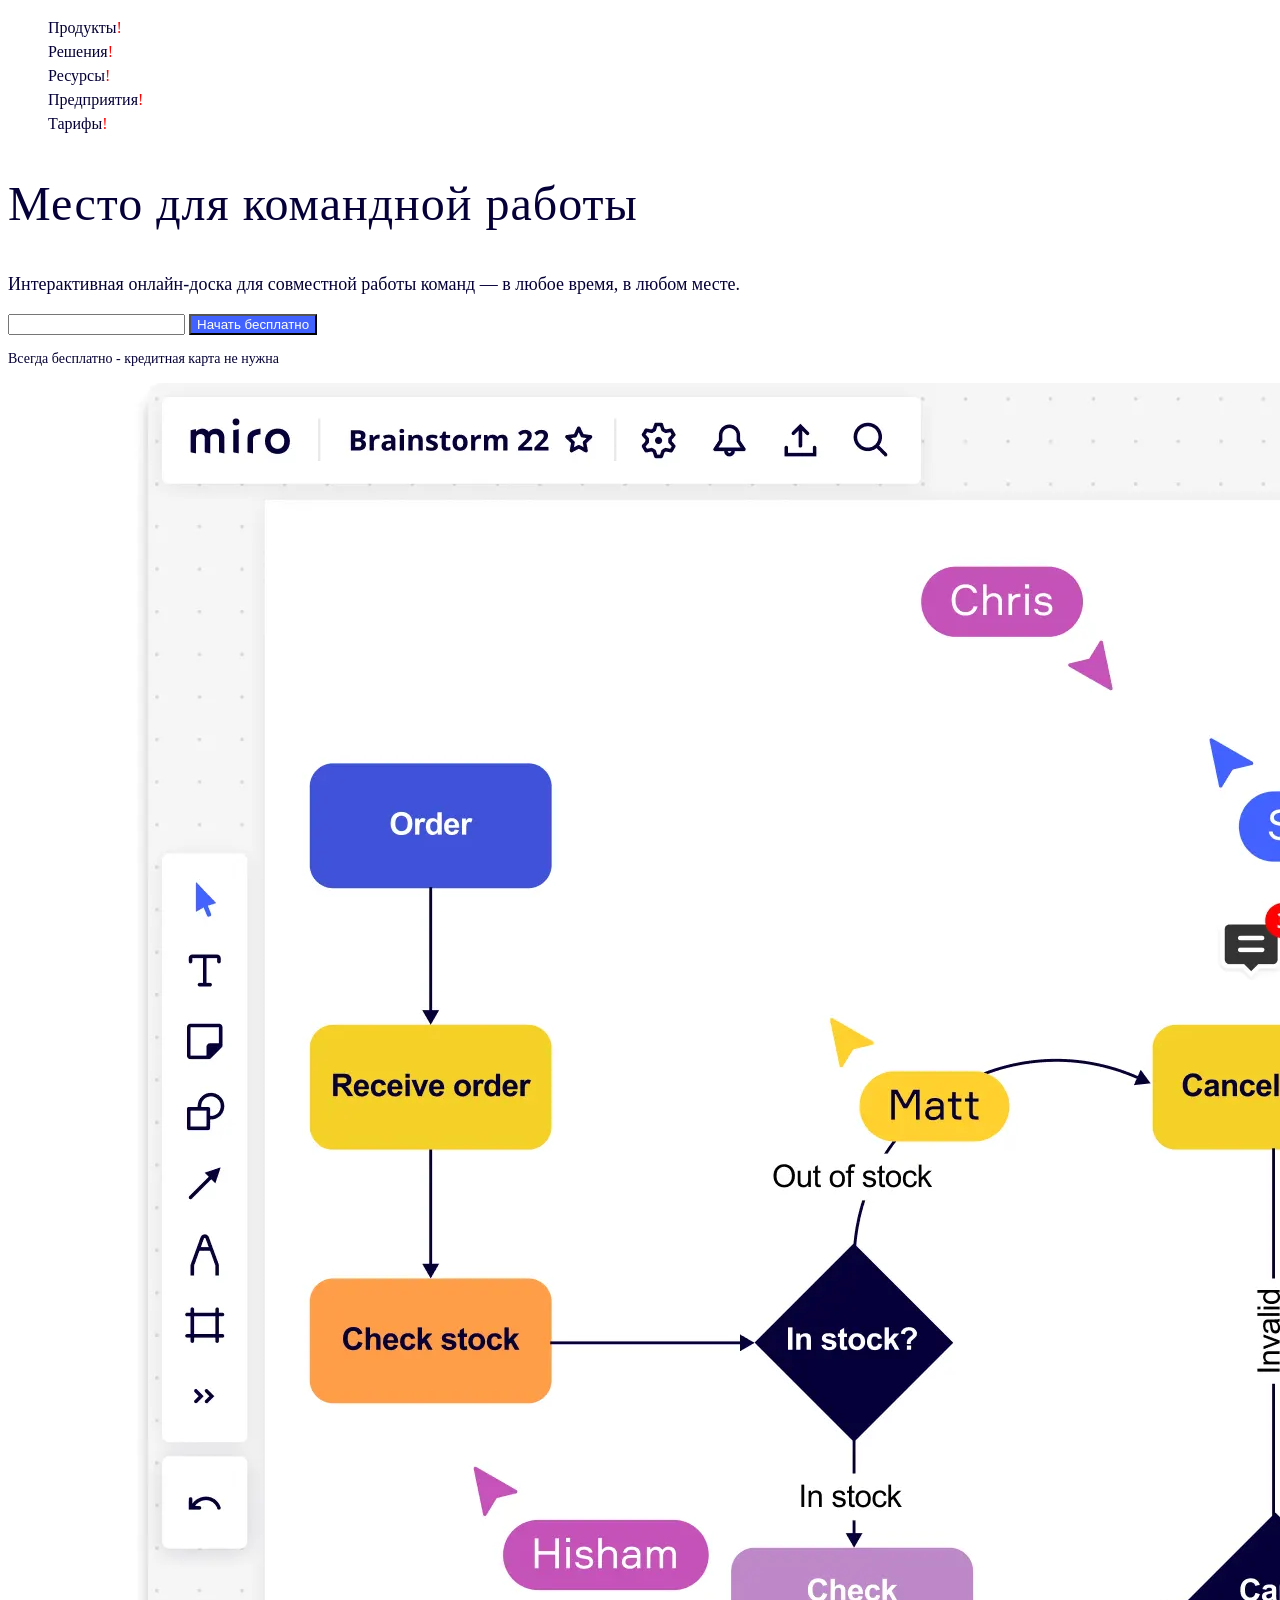
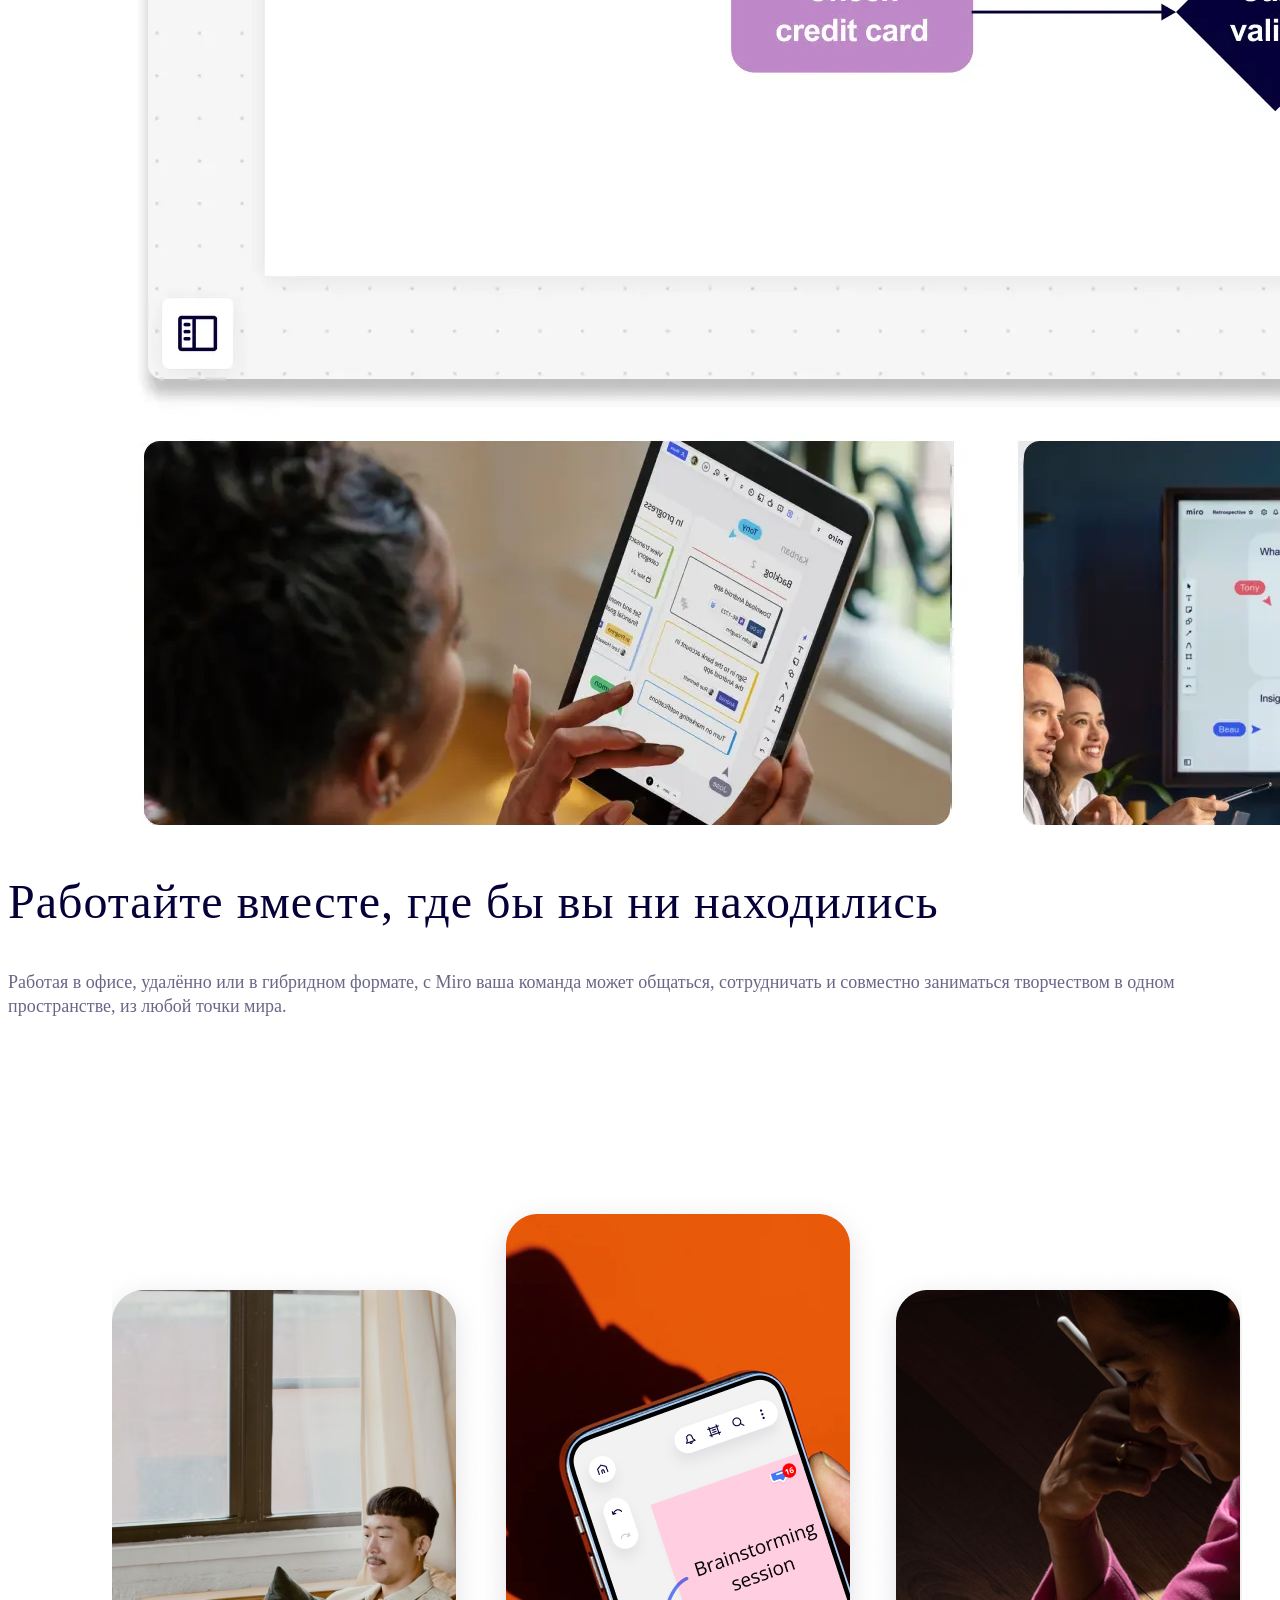
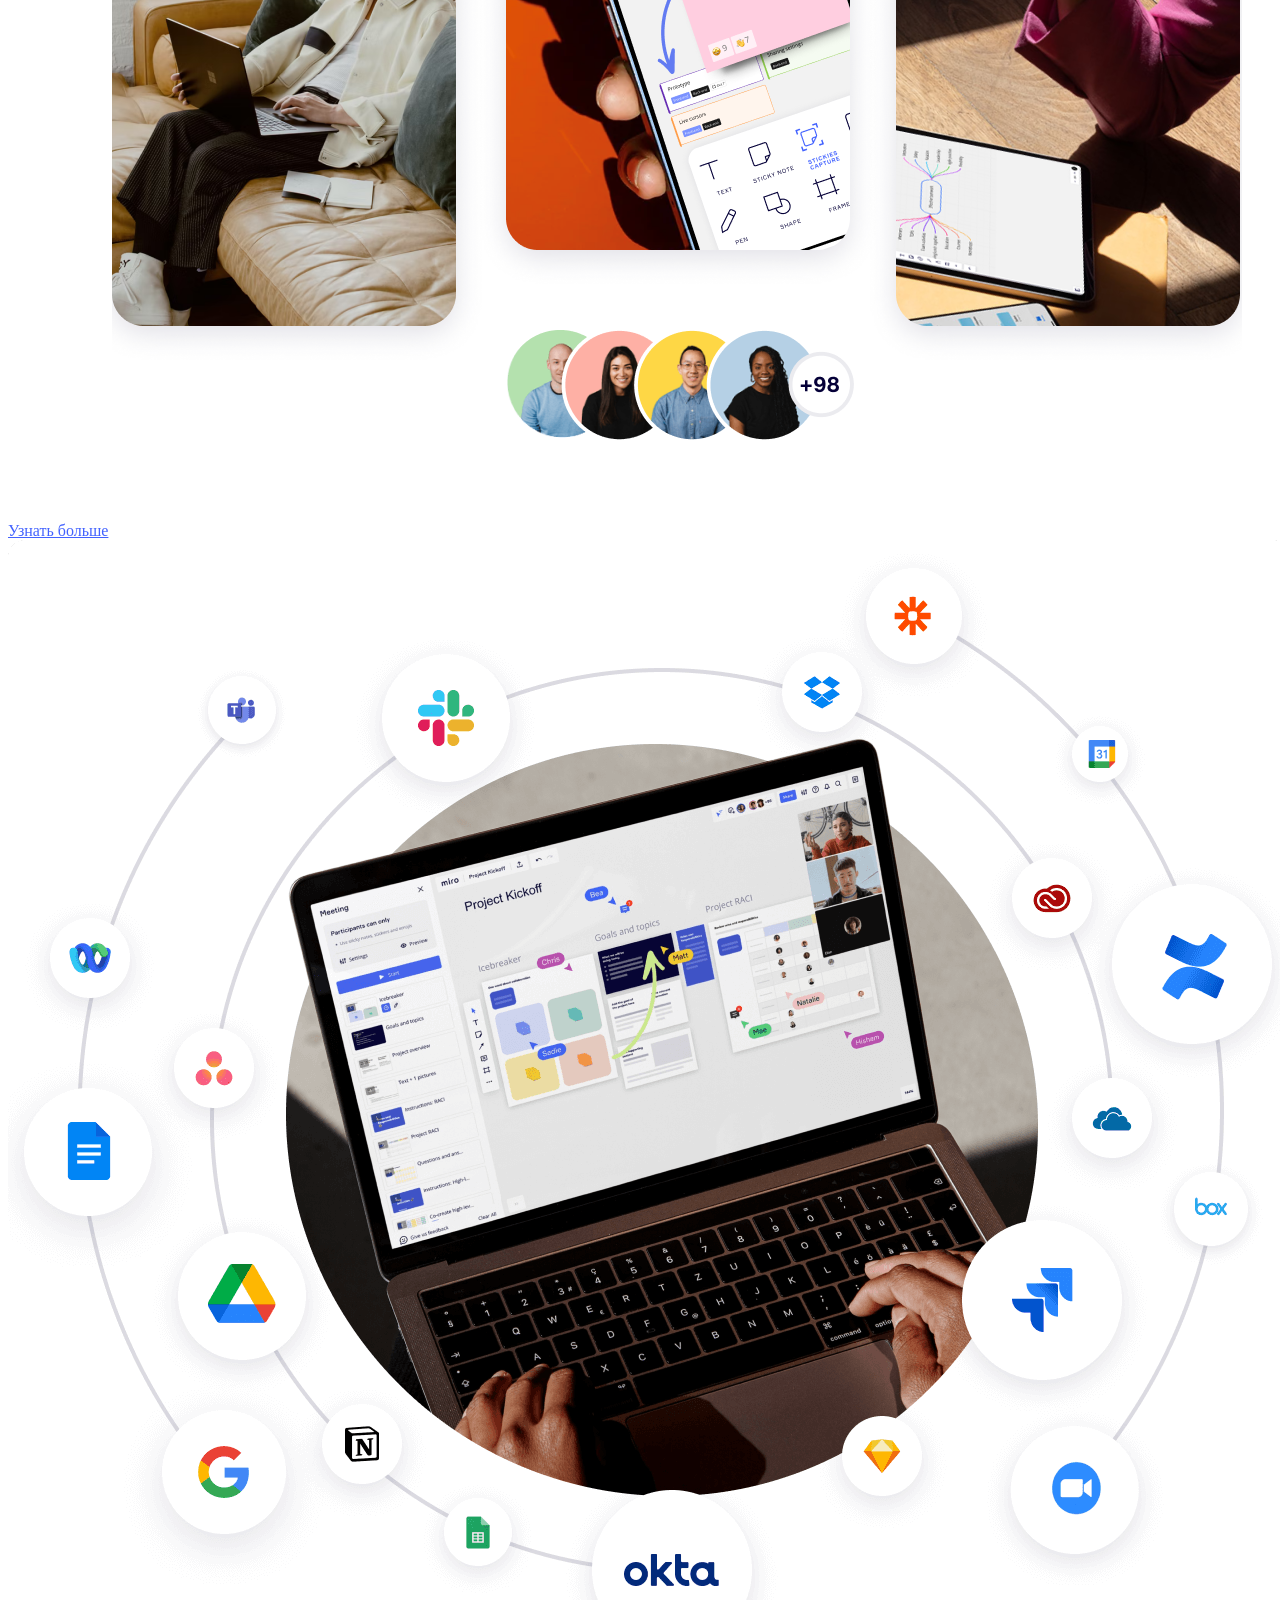
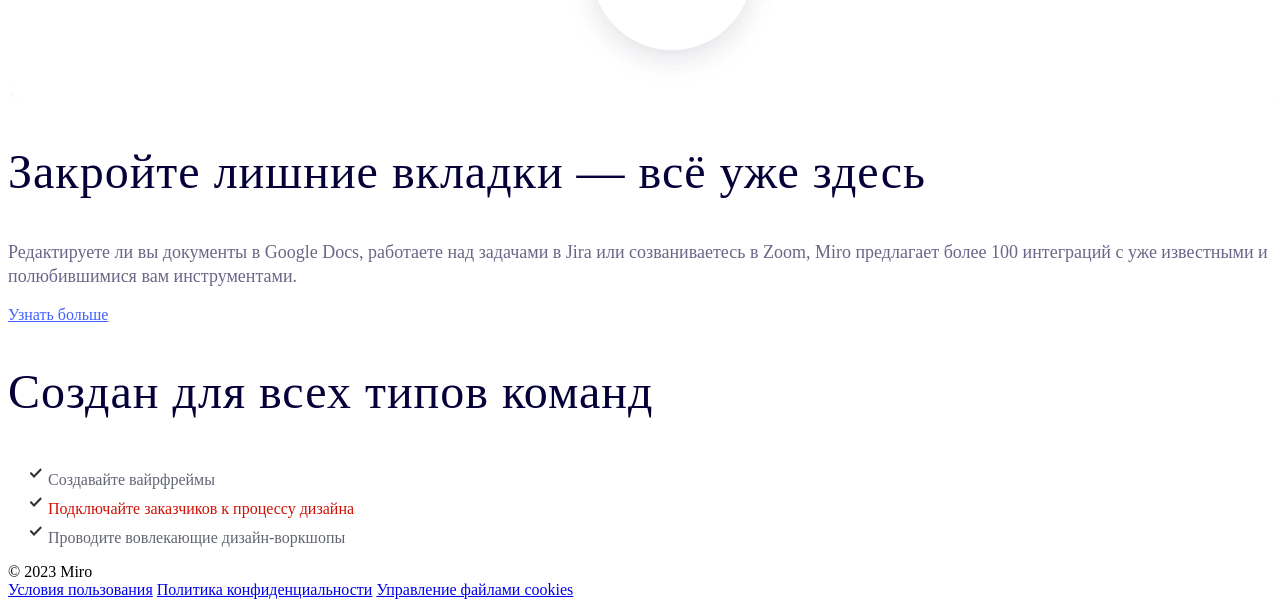
<file: ex.9/index.html>
<!doctype html>
<html lang="en">
  <head>
    <meta charset="UTF-8" />
    <meta name="viewport" content="width=device-width, initial-scale=1.0" />
    <title>Document</title>
    <link rel="stylesheet" href="./styles/style.css" />
  </head>
  <body>
    <header>
      <nav>
        <ul>
          <li><a href="#">Продукты</a></li>
          <li><a href="#">Решения</a></li>
          <li><a href="#">Ресурсы</a></li>
          <li><a href="#">Предприятия</a></li>
          <li><a href="#">Тарифы</a></li>
        </ul>
      </nav>
    </header>
    <main>
      <section>
        <h1>Место для командной работы</h1>
        <p class="heroText">
          Интерактивная онлайн-доска для совместной работы команд — в любое
          время, в любом месте.
        </p>
        <form action="register" method="get" class="heroForm">
          <input type="email" name="email" id="email" />
          <button id="heroButton">Начать бесплатно</button>
        </form>
        <p>Всегда бесплатно - кредитная карта не нужна</p>
        <img src="./images/miro1.png" alt="Изображение экрана работы Miro" />
      </section>
      <section>
        <h2>Работайте вместе, где бы вы ни находились</h2>
        <p class="sectionText">
          Работая в офисе, удалённо или в гибридном формате, с Miro ваша команда
          может общаться, сотрудничать и совместно заниматься творчеством в
          одном пространстве, из любой точки мира.
        </p>
        <a href="#" class="link">Узнать больше</a>
        <img
          src="./images/miro2.png"
          alt="Работа в Miro с мобильных устройств"
        />
      </section>
      <section>
        <img src="./images/miro3.png" alt="Сервисы вокруг Miro" />
        <h2>Закройте лишние вкладки — всё уже здесь</h2>
        <p class="sectionText">
          Редактируете ли вы документы в Google Docs, работаете над задачами в
          Jira или созваниваетесь в Zoom, Miro предлагает более 100 интеграций с
          уже известными и полюбившимися вам инструментами.
        </p>
        <a href="#" class="link">Узнать больше</a>
      </section>
      <section>
        <h2>Создан для всех типов команд</h2>
        <ul class="sectionList">
          <li>Создавайте вайрфреймы</li>
          <li>Подключайте заказчиков к процессу дизайна</li>
          <li>Проводите вовлекающие дизайн-воркшопы</li>
        </ul>
      </section>
    </main>
    <footer>
      <div>&#169; 2023 Miro</div>
      <div>
        <a href="#">Условия пользования</a>
        <a href="#">Политика конфиденциальности</a>
        <a href="#">Управление файлами cookies</a>
      </div>
    </footer>
  </body>
</html>
</file>
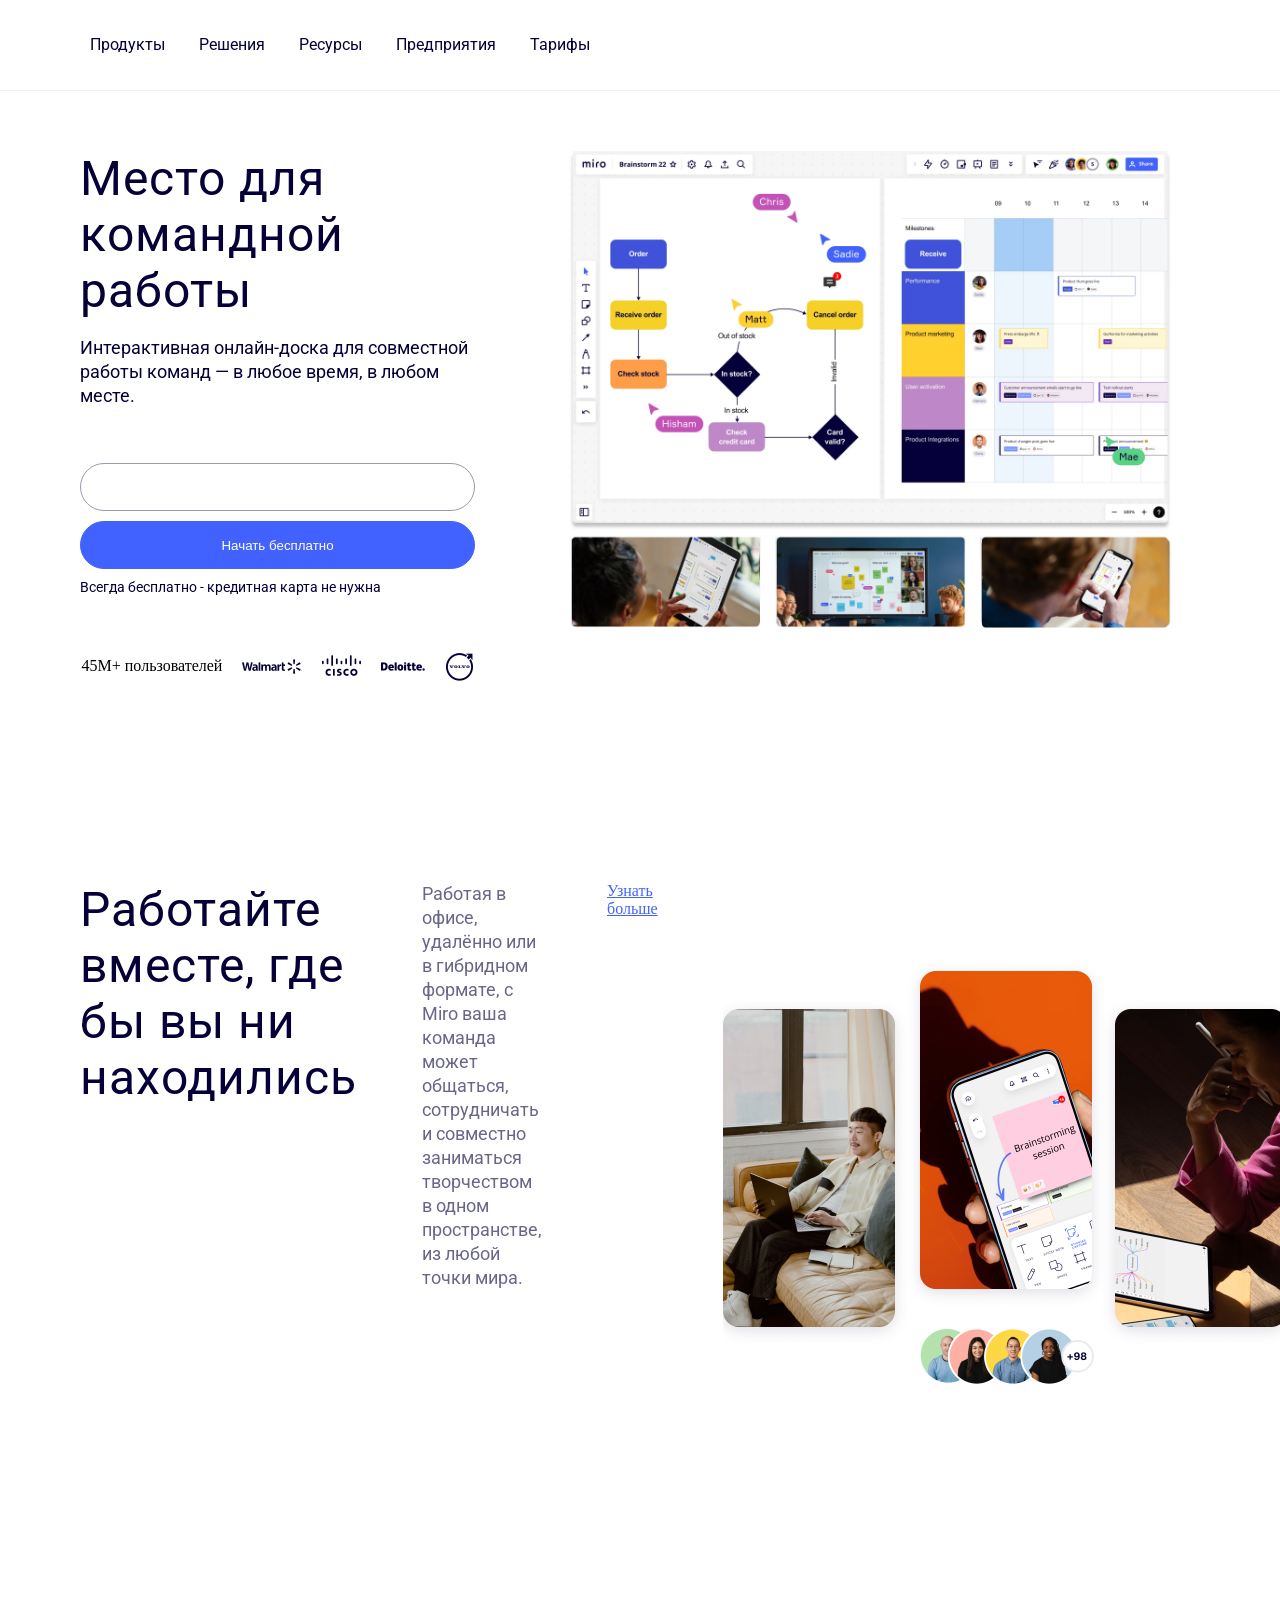
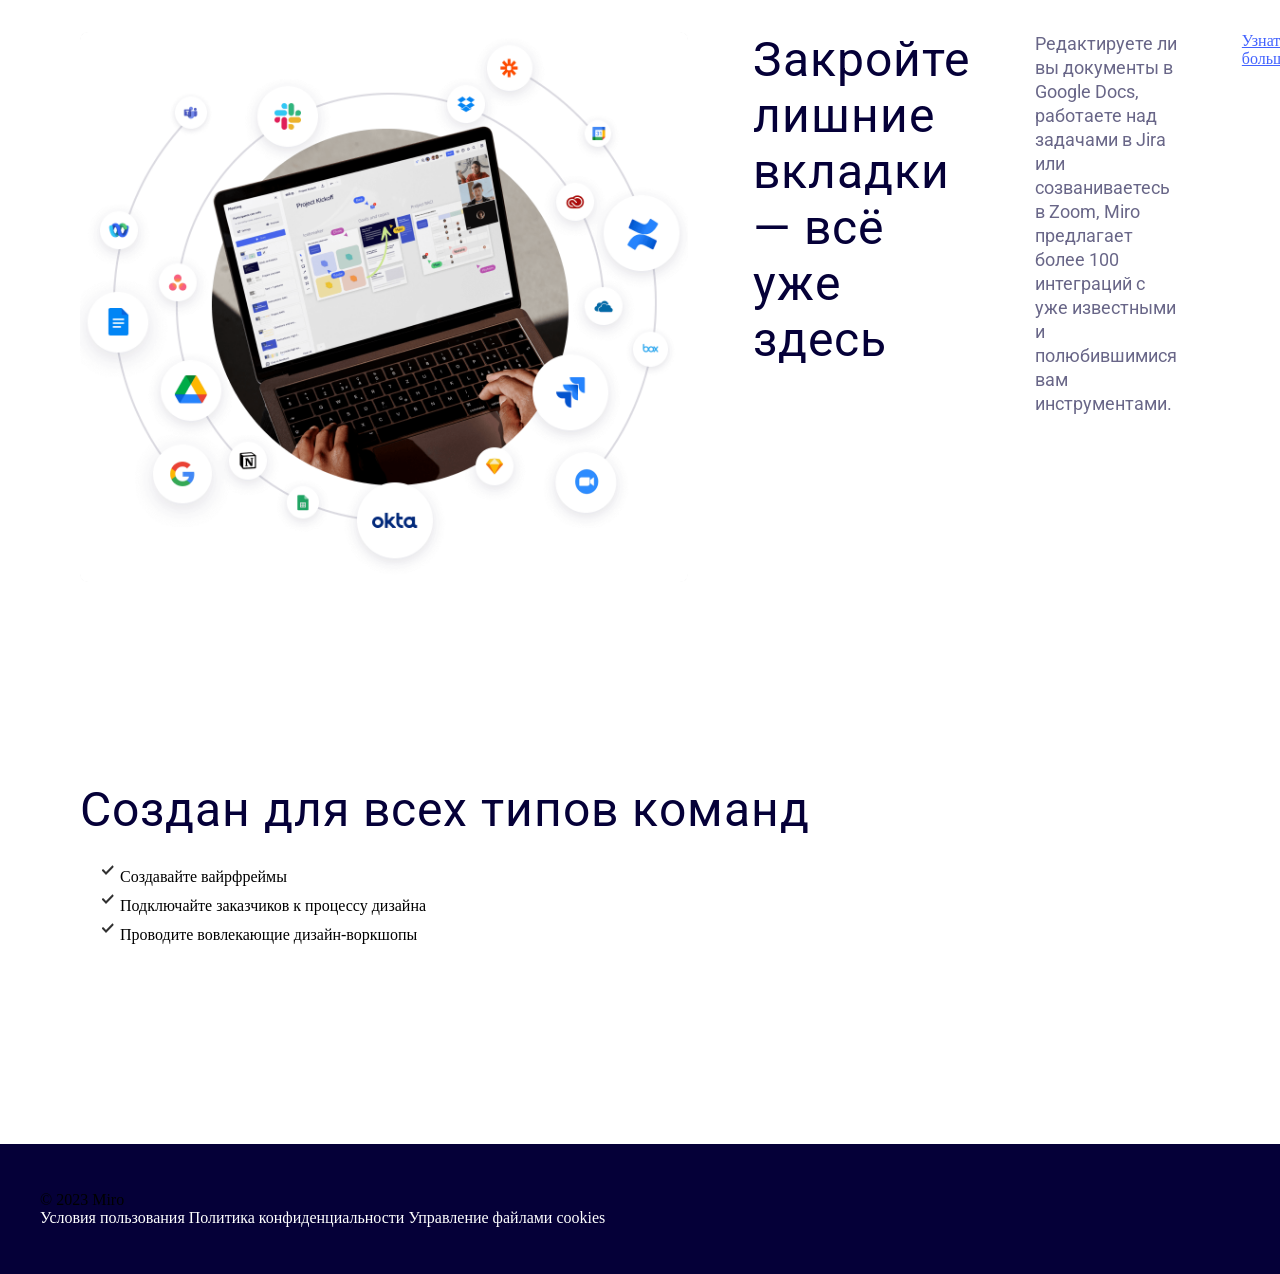
<file: ex.12 (part 1)/Miro/index.html>
<!doctype html>
<html lang="en">

<head>
  <meta charset="UTF-8" />
  <meta name="viewport" content="width=device-width, initial-scale=1.0" />
  <title>Document</title>
  <link rel="stylesheet" href="./styles/style.css" />
  <link rel="preconnect" href="https://fonts.googleapis.com">
  <link rel="preconnect" href="https://fonts.gstatic.com" crossorigin>
  <link
    href="https://fonts.googleapis.com/css2?family=Roboto:ital,wdth,wght@0,75..100,100..900;1,75..100,100..900&display=swap"
    rel="stylesheet">
</head>

<body>
  <header>
    <nav>
      <ul>
        <li><a href="#">Продукты</a></li>
        <li><a href="#">Решения</a></li>
        <li><a href="#">Ресурсы</a></li>
        <li><a href="#">Предприятия</a></li>
        <li><a href="#">Тарифы</a></li>
      </ul>
    </nav>
  </header>
  <main>
    <section id="hero">
      <div>
        <h1>Место для <br /> командной <br /> работы</h1>
        <p class="heroText">
          Интерактивная онлайн-доска для совместной работы команд — в любое
          время, в любом месте.
        </p>
        <form action="register" method="get" class="heroForm">
          <input type="email" name="email" id="email" />
          <button id="heroButton">Начать бесплатно</button>
        </form>
        <p>Всегда бесплатно - кредитная карта не нужна</p>
        <div class="heroLogos">
          45M+ пользователей
          <img src="./images/walmart.png" alt="Логотип Walmart">
          <img src="./images/cisco.png" alt="Логотип Cisco">
          <img src="./images/deloitte.png" alt="Логотип Deloitte">
          <img src="./images/volvo.png" alt="Логотип Volv">
        </div>
      </div>
      <div>
        <img src="./images/miro1.png" alt="Изображение экрана работы Miro" />
      </div>
    </section>
    <section id="hero">
      <h2>Работайте вместе, где бы вы ни находились</h2>
      <p class="sectionText">
        Работая в офисе, удалённо или в гибридном формате, с Miro ваша команда
        может общаться, сотрудничать и совместно заниматься творчеством в
        одном пространстве, из любой точки мира.
      </p>
      <a href="#" class="link">Узнать больше</a>
      <img src="./images/miro2.png" alt="Работа в Miro с мобильных устройств" />
    </section>
    <section id="hero">
      <img src="./images/miro3.png" alt="Сервисы вокруг Miro" />
      <h2>Закройте лишние вкладки — всё уже здесь</h2>
      <p class="sectionText">
        Редактируете ли вы документы в Google Docs, работаете над задачами в
        Jira или созваниваетесь в Zoom, Miro предлагает более 100 интеграций с
        уже известными и полюбившимися вам инструментами.
      </p>
      <a href="#" class="link">Узнать больше</a>
    </section>
    <section>
      <h2>Создан для всех типов команд</h2>
      <ul class="sectionList">
        <li>Создавайте вайрфреймы</li>
        <li>Подключайте заказчиков к процессу дизайна</li>
        <li>Проводите вовлекающие дизайн-воркшопы</li>
      </ul>
    </section>
    </section>
  </main>
  <footer>
    <div>&#169; 2023 Miro</div>
    <div>
      <a href="#">Условия пользования</a>
      <a href="#">Политика конфиденциальности</a>
      <a href="#">Управление файлами cookies</a>
    </div>
  </footer>
</body>

</html>
</file>
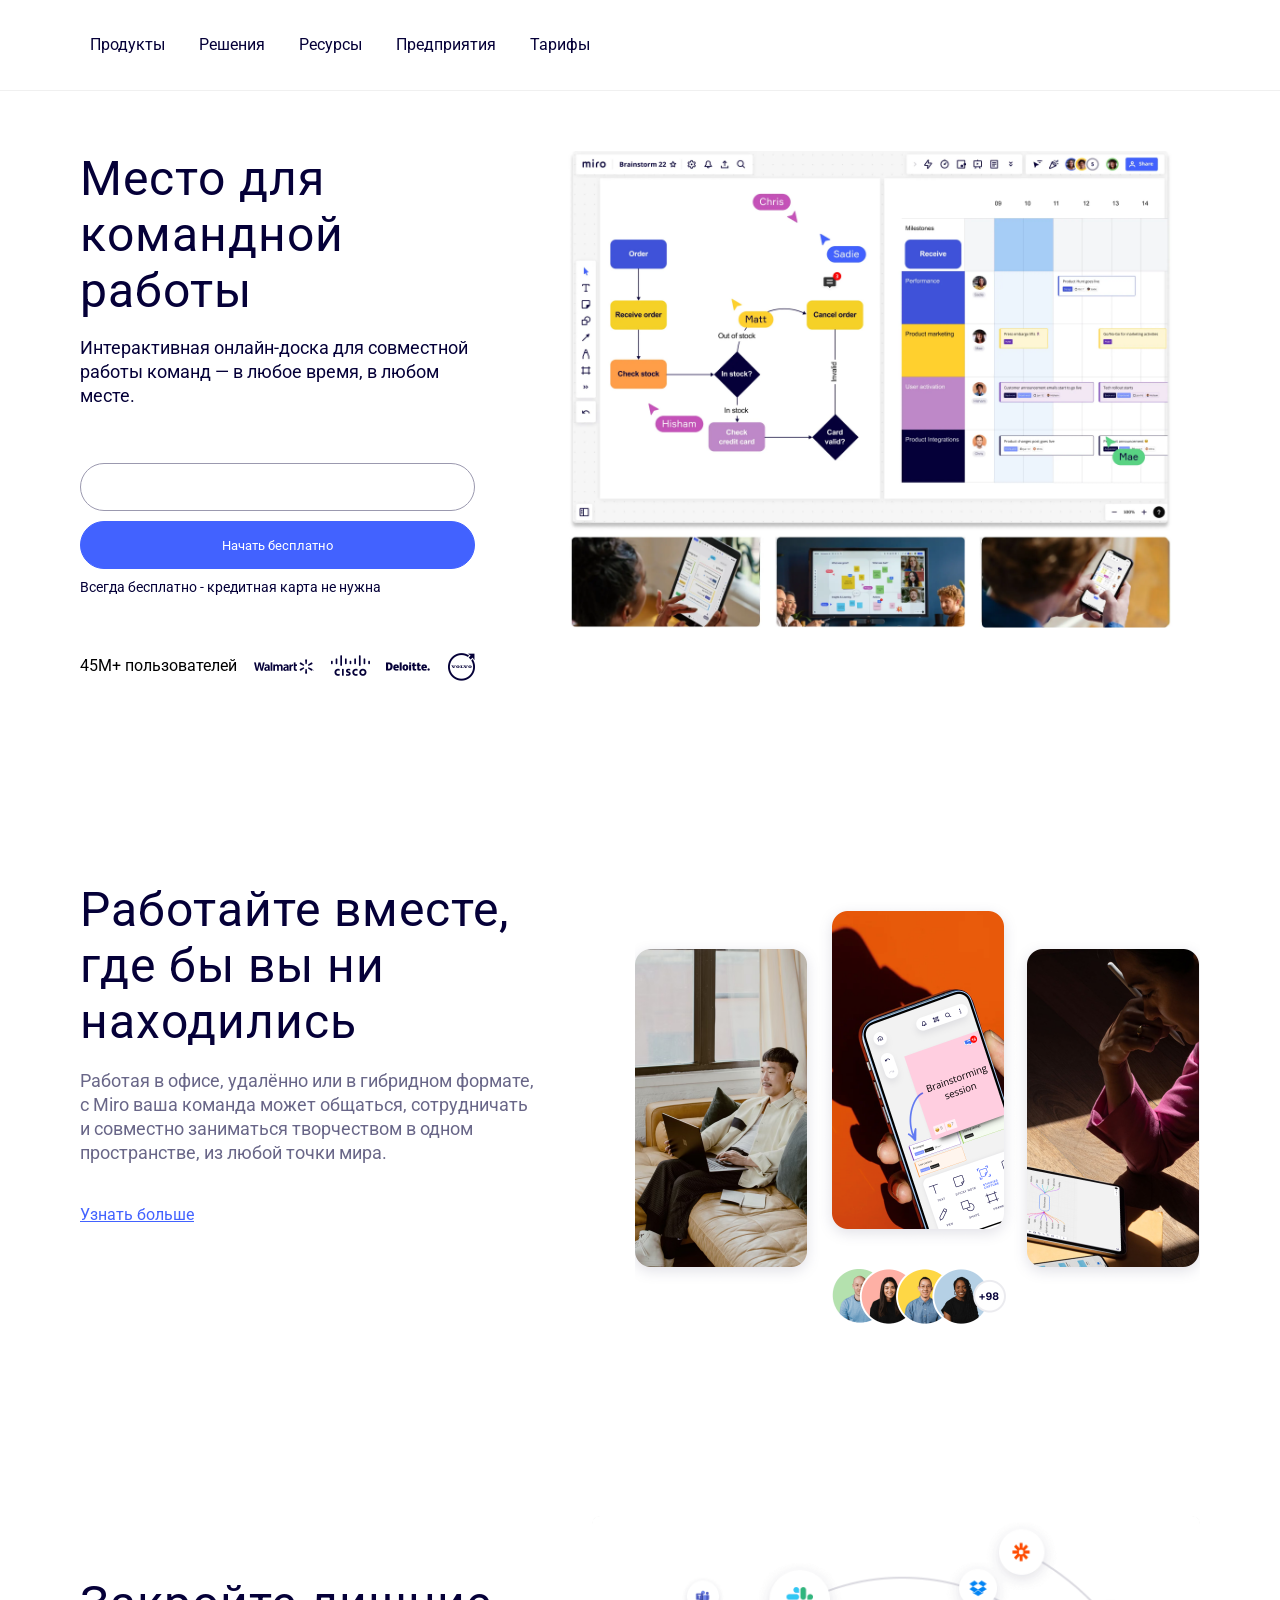
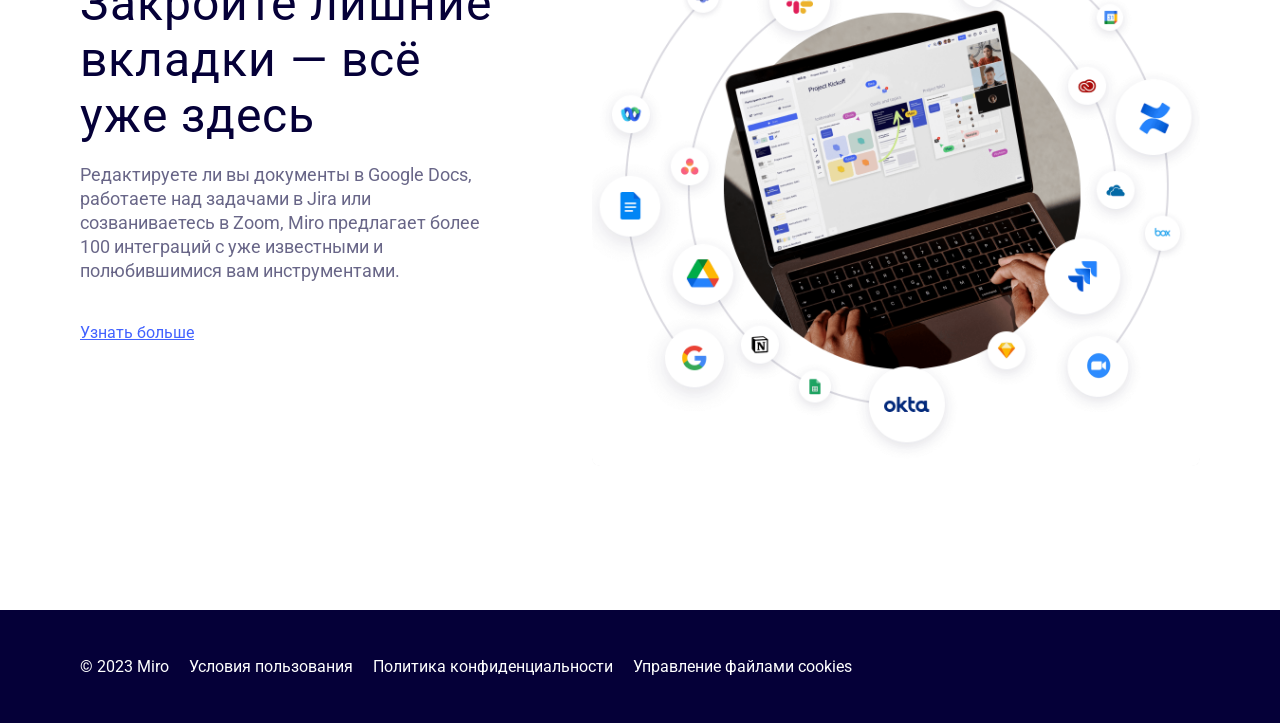
<file: ex.12 (part 2)/Miro/index.html>
<!doctype html>
<html lang="en">

<head>
  <meta charset="UTF-8" />
  <meta name="viewport" content="width=device-width, initial-scale=1.0" />
  <title>Document</title>
  <link rel="stylesheet" href="./styles/style.css" />
  <link rel="preconnect" href="https://fonts.googleapis.com">
  <link rel="preconnect" href="https://fonts.gstatic.com" crossorigin>
  <link
    href="https://fonts.googleapis.com/css2?family=Roboto:ital,wdth,wght@0,75..100,100..900;1,75..100,100..900&display=swap"
    rel="stylesheet">
</head>

<body>
  <header>
    <nav>
      <ul>
        <li><a href="#">Продукты</a></li>
        <li><a href="#">Решения</a></li>
        <li><a href="#">Ресурсы</a></li>
        <li><a href="#">Предприятия</a></li>
        <li><a href="#">Тарифы</a></li>
      </ul>
    </nav>
  </header>
  <main>
    <section id="hero">
      <div>
        <h1>Место для <br /> командной <br /> работы</h1>
        <p class="heroText">
          Интерактивная онлайн-доска для совместной работы команд — в любое
          время, в любом месте.
        </p>
        <form action="register" method="get" class="heroForm">
          <input type="email" name="email" id="email" />
          <button id="heroButton">Начать бесплатно</button>
        </form>
        <p>Всегда бесплатно - кредитная карта не нужна</p>
        <div class="heroLogos">
          45M+ пользователей
          <img src="./images/walmart.png" alt="Логотип Walmart">
          <img src="./images/cisco.png" alt="Логотип Cisco">
          <img src="./images/deloitte.png" alt="Логотип Deloitte">
          <img src="./images/volvo.png" alt="Логотип Volv">
        </div>
      </div>
      <div>
        <img src="./images/miro1.png" alt="Изображение экрана работы Miro" />
      </div>
    </section>
    <section class="section">
      <div>
        <h2>Работайте вместе, где бы вы ни находились</h2>
        <p class="sectionText">
          Работая в офисе, удалённо или в гибридном формате, с Miro ваша команда
          может общаться, сотрудничать и совместно заниматься творчеством в
          одном пространстве, из любой точки мира.
        </p>
        <a href="#" class="link">Узнать больше</a>
      </div>
      <div>
        <img src="./images/miro2.png" alt="Работа в Miro с мобильных устройств" />
      </div>
    </section>
    <section class="section section-reverse">
      <div>
        <img src="./images/miro3.png" alt="Сервисы вокруг Miro" />
      </div>
      <div>
        <h2>Закройте лишние вкладки — всё уже здесь</h2>
        <p class="sectionText">
          Редактируете ли вы документы в Google Docs, работаете над задачами в
          Jira или созваниваетесь в Zoom, Miro предлагает более 100 интеграций с
          уже известными и полюбившимися вам инструментами.
        </p>
        <a href="#" class="link">Узнать больше</a>
      </div>
    </section>
  </main>
  <footer>
    <div>
      <div>&#169; 2023 Miro</div>
      <a href="#">Условия пользования</a>
      <a href="#">Политика конфиденциальности</a>
      <a href="#">Управление файлами cookies</a>
    </div>
  </footer>
</body>

</html>
</file>
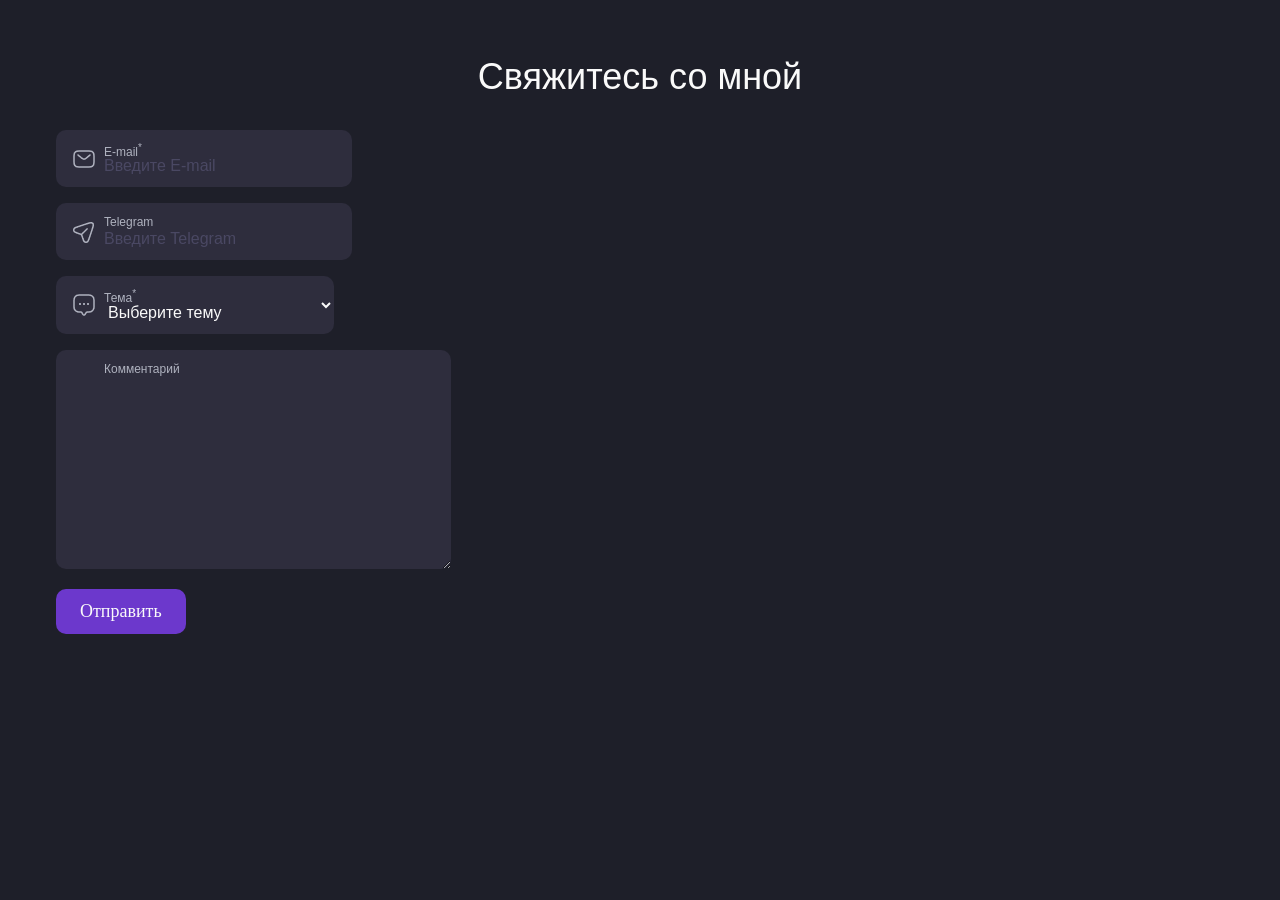
<file: ex.11/contact-form.html>
<!doctype html>
<html lang="en">

<head>
  <meta charset="UTF-8" />
  <meta name="viewport" content="width=device-width, initial-scale=1.0" />
  <title>Document</title>
  <link rel="stylesheet" href="./styles/style.css" />
</head>

<body>
  <main>
    <section>
      <h1>Свяжитесь со мной</h1>
      <form action="#">
        <div class="field">
          <img src="images/message.png" alt="иконка сообщения">
          <label for="email">E-mail<sup>*</sup></label>
          <input type="email" name="email" id="email" placeholder="Введите E-mail" required />
        </div>
        <div class="field">
          <img src="images/telegram.png" alt="иконка telegram">
          <label for="telegram">Telegram</label>
          <input type="text" name="telegram" id="telegram" placeholder="Введите Telegram" />
        </div>
        <div class="field">
          <img src="images/topic.png" alt="иконка комментария">
          <label for="topic">Тема<sup>*</sup></label>
          <select name="topic" id="topic" required>
            <option value="" disabled selected>Выберите тему</option>
            <option value="courses">Приобретение курсов</option>
            <option value="feedback">Обратная связь</option>
          </select>
        </div>
        <div class="field">
          <label for="comment">Комментарий</label>
          <textarea name="comment" id="comment" cols="30" rows="10"></textarea>
        </div>
        <button type="submit">Отправить</button>
      </form>
    </section>
  </main>
</body>

</html>
</file>
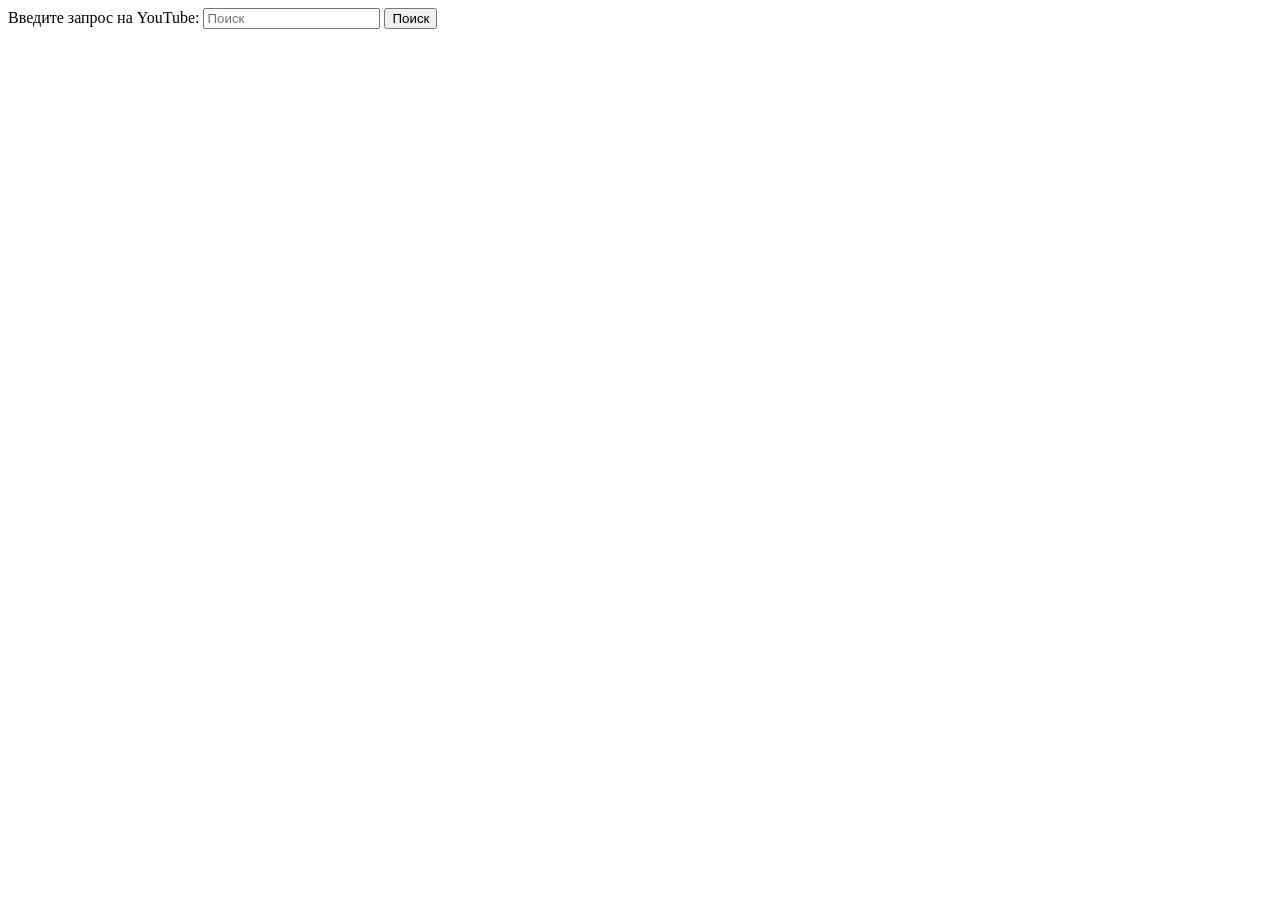
<file: ex.5/demo-input.html>
<!DOCTYPE html>
<html lang="en">
<head>
    <meta charset="UTF-8">
    <meta name="viewport" content="width=device-width, initial-scale=1.0">
    <title>Document</title>
</head>
<body>
    <form action="https://www.youtube.com/results" method="get">
        <div>
            <label for="search">Введите запрос на YouTube:</label>
            <input type="search" id="search" name="search_query" placeholder="Поиск" required>
            <button type="submit">Поиск</button>
        </div>
    </form>
</body>
</html>
</file>
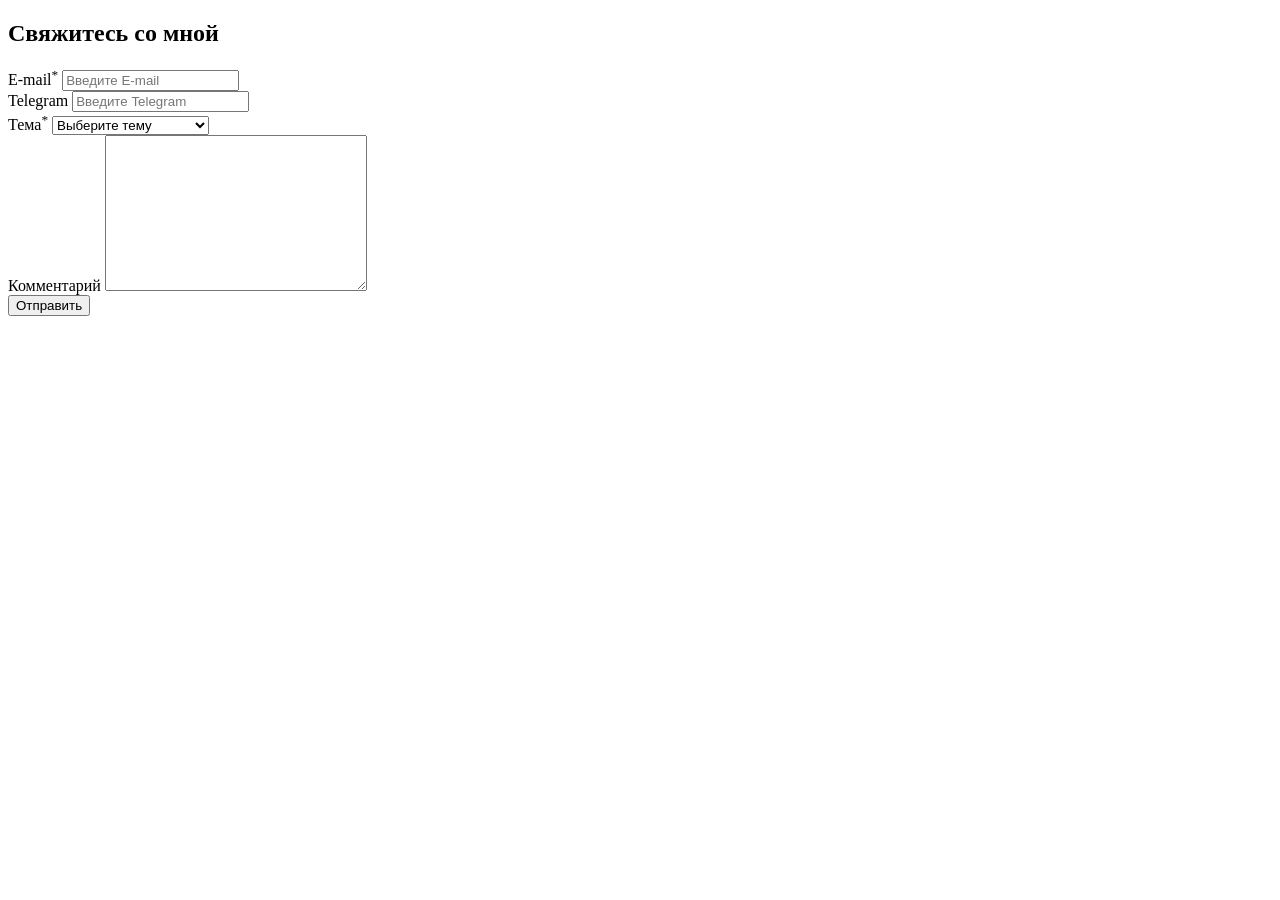
<file: ex.6/contact-form.html>
<!doctype html>
<html lang="en">
  <head>
    <meta charset="UTF-8" />
    <meta name="viewport" content="width=device-width, initial-scale=1.0" />
    <title>Document</title>
  </head>
  <body>
    <main>
      <section>
        <h1>Свяжитесь со мной</h1>
        <form action="#">
          <div>
            <label for="email">E-mail<sup>*</sup></label>
            <input
              type="email"
              name="email"
              id="email"
              placeholder="Введите E-mail"
              required
            />
          </div>
          <div>
            <label for="telegram">Telegram</label>
            <input
              type="text"
              name="telegram"
              id="telegram"
              placeholder="Введите Telegram"
            />
          </div>
          <div>
            <label for="topic">Тема<sup>*</sup></label>
            <select name="topic" id="topic" required>
              <option value="" disabled selected>Выберите тему</option>
              <option value="courses">Приобретение курсов</option>
              <option value="feedback">Обратная связь</option>
            </select>
          </div>
          <div>
            <label for="comment">Комментарий</label>
            <textarea
              name="comment"
              id="comment"
              cols="30"
              rows="10"
            ></textarea>
          </div>
          <button type="submit">Отправить</button>
        </form>
      </section>
    </main>
  </body>
</html>
</file>
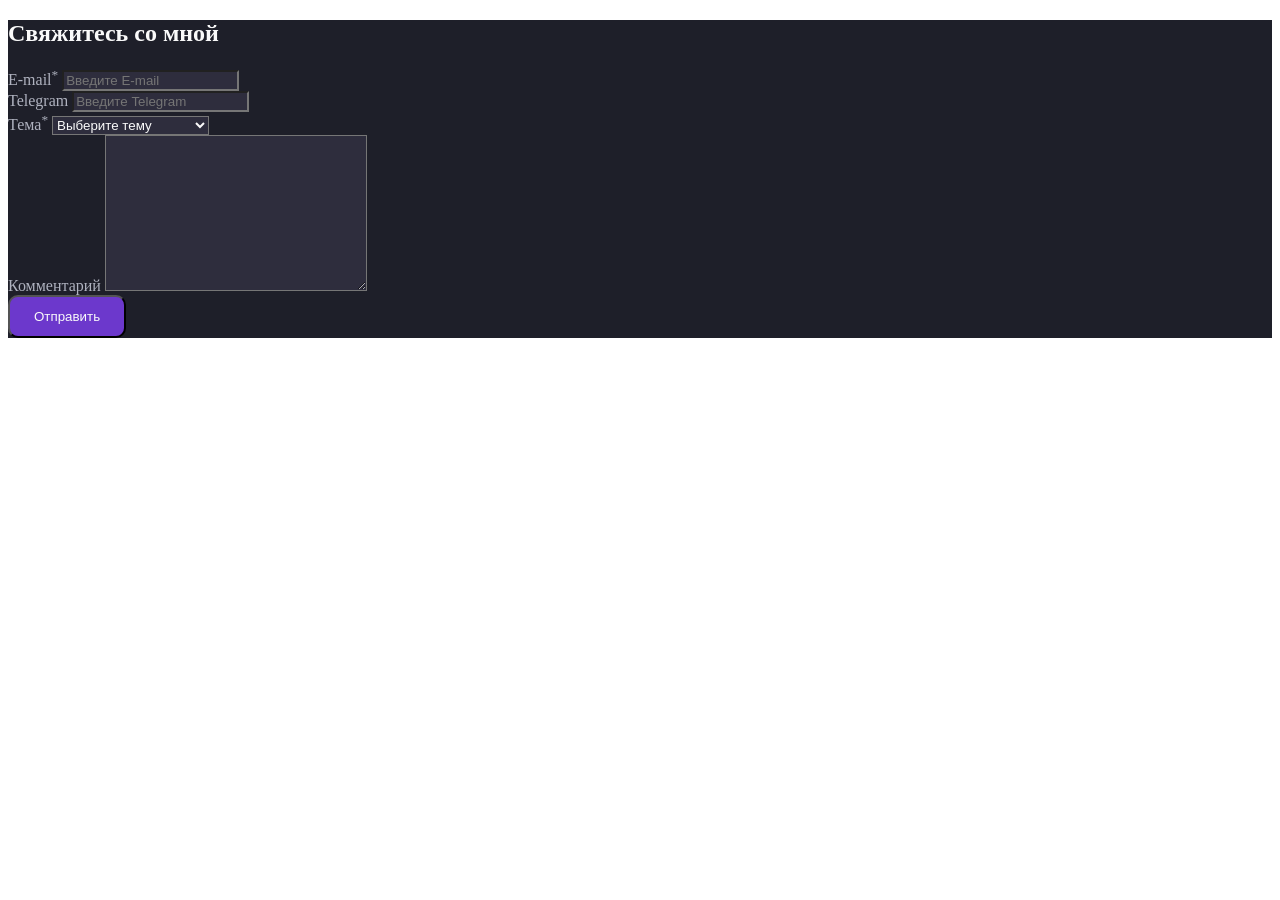
<file: ex.7/contact-form.html>
<!doctype html>
<html lang="en">
  <head>
    <meta charset="UTF-8" />
    <meta name="viewport" content="width=device-width, initial-scale=1.0" />
    <title>Document</title>
    <link rel="stylesheet" href="./styles/style.css" />
  </head>
  <body>
    <main>
      <section>
        <h1>Свяжитесь со мной</h1>
        <form action="#">
          <div>
            <label for="email">E-mail<sup>*</sup></label>
            <input
              type="email"
              name="email"
              id="email"
              placeholder="Введите E-mail"
              required
            />
          </div>
          <div>
            <label for="telegram">Telegram</label>
            <input
              type="text"
              name="telegram"
              id="telegram"
              placeholder="Введите Telegram"
            />
          </div>
          <div>
            <label for="topic">Тема<sup>*</sup></label>
            <select name="topic" id="topic" required>
              <option value="" disabled selected>Выберите тему</option>
              <option value="courses">Приобретение курсов</option>
              <option value="feedback">Обратная связь</option>
            </select>
          </div>
          <div>
            <label for="comment">Комментарий</label>
            <textarea
              name="comment"
              id="comment"
              cols="30"
              rows="10"
            ></textarea>
          </div>
          <button type="submit">Отправить</button>
        </form>
      </section>
    </main>
  </body>
</html>
</file>
<file: ex.10/styles/style.css>
body {
  margin: 0;
}

#heroButton {
  background-color: #4262ff;
  color: #ffffff;
}

.link {
  color: #4262ff;
  text-decoration: underline;
}

.link:hover {
  color: rgb(1, 1, 29);
}

#heroButton:active {
  background-color: #071766;
}

.heroForm input {
  border-radius: 32px;
  border: 1px solid rgba(155, 153, 175, 1);
  height: 38px;
  padding: 5px 10px;
}

.heroForm button {
  border-radius: 32px;
  border: 1px solid rgba(66, 98, 255, 1);
  height: 48px;
  padding: 10px 20px;
}
.heroForm input:focus {
  background-color: aliceblue;
}

h1 {
  margin: 0 0 17px 0;
}

h2 {
  margin: 0 0 19px 0;
}

h1,
h2 {
  color: rgba(5, 0, 56, 1);
  font-family: Roboto;
  font-weight: 400;
  font-size: 48px;
  line-height: 56px;
  letter-spacing: 1px;
}

p {
  font-family: Roboto;
  font-weight: 400;
  font-size: 18px;
  line-height: 24px;
}

.heroText {
  color: rgba(5, 0, 56, 1);
  margin: 0 0 55px 0;
}

.sectionText {
  color: rgba(5, 0, 56, 0.6);
  margin: 0 0 40px 0;
}

header a {
  color: rgba(5, 0, 56, 1);
  font-family: Roboto;
  font-weight: 400;
  font-size: 16px;
  line-height: 24px;
  text-align: center;
  text-decoration: none;
}

.heroForm + p {
  color: rgba(5, 0, 56, 1);
  font-weight: 400;
  font-size: 14px;
  line-height: 20px;
  margin: 8px 0 52px 0;
}

nav {
  padding: 33px 50px;
  border-bottom: 1px solid rgba(240, 240, 240, 1);
  margin-bottom: 60px;
}

nav ul {
  list-style: none;
  padding: 0;
  margin: 0;
}

footer {
  background: rgba(5, 0, 56, 1);
  padding: 47px 40px;
}

footer a {
  color: white;
  text-decoration: none;
}

.sectionList {
  list-style: none;
}

.sectionList li::marker {
  content: url(../images/check.svg) !important;
}
</file>
<file: ex.8/styles/style.css>
#heroButton {
  background-color: #4262ff;
  color: #ffffff;
}
.link {
  color: #4262ff;
  text-decoration: underline;
}
h1,
h2 {
  color: rgba(5, 0, 56, 1);
  font-family: Roboto;
  font-weight: 400;
  font-size: 48px;
  line-height: 56px;
  letter-spacing: 1px;
}
p {
  font-family: Roboto;
  font-weight: 400;
  font-size: 18px;
  line-height: 24px;
}
.heroText {
  color: rgba(5, 0, 56, 1);
}
.sectionText {
  color: rgba(5, 0, 56, 0.6);
}
header a {
  color: rgba(5, 0, 56, 1);
  font-family: Roboto;
  font-weight: 400;
  font-size: 16px;
  line-height: 24px;
  text-align: center;
  text-decoration: none;
}
.heroForm + p {
  color: rgba(5, 0, 56, 1);
  font-weight: 400;
  font-size: 14px;
  line-height: 20px;
}
</file>
<file: ex.9/styles/style.css>
#heroButton {
  background-color: #4262ff;
  color: #ffffff;
}

.link {
  color: #4262ff;
  text-decoration: underline;
}

.link:hover {
  color: rgb(1, 1, 29);
}

#heroButton:active {
  background-color: #071766;
}

.heroForm input:focus {
  background-color: aliceblue;
}

ul li:nth-child(odd) {
  color: #626573;
}

ul li:nth-child(even) {
  color: #cf1205;
}

nav a::after {
  color: red;
  content: "!";
}

h1,
h2 {
  color: rgba(5, 0, 56, 1);
  font-family: Roboto;
  font-weight: 400;
  font-size: 48px;
  line-height: 56px;
  letter-spacing: 1px;
}

p {
  font-family: Roboto;
  font-weight: 400;
  font-size: 18px;
  line-height: 24px;
}

.heroText {
  color: rgba(5, 0, 56, 1);
}

.sectionText {
  color: rgba(5, 0, 56, 0.6);
}

header a {
  color: rgba(5, 0, 56, 1);
  font-family: Roboto;
  font-weight: 400;
  font-size: 16px;
  line-height: 24px;
  text-align: center;
  text-decoration: none;
}

.heroForm + p {
  color: rgba(5, 0, 56, 1);
  font-weight: 400;
  font-size: 14px;
  line-height: 20px;
}

nav ul {
  list-style: none;
}

.sectionList {
  list-style: none;
}

.sectionList li::marker {
  content: url(../images/check.svg) !important;
}
</file>
<file: ex.12 (part 1)/Miro/styles/style.css>
* {
  box-sizing: border-box;
}

body {
  margin: 0;
}

img {
  max-width: 660px;
  max-height: 550px;
  object-fit: contain;
}
#hero {
  display: flex;
  gap: 65px;
}
#heroButton {
  background-color: #4262ff;
  color: #ffffff;
  transition: all 1s;
}

#heroButton:hover {
  background-color: #122db6;
}

#heroButton:active {
  background-color: #071766;
}

.link {
  color: #4262ff;
  text-decoration: underline;
}

.link:hover {
  color: rgb(1, 1, 29);
}

.heroForm {
  display: flex;
  flex-direction: column;
  gap: 10px;
}

.heroForm input {
  border-radius: 32px;
  border: 1px solid rgba(155, 153, 175, 1);
  height: 48px;
  padding: 5px 10px;
}

.heroForm button {
  border-radius: 32px;
  border: 1px solid rgba(66, 98, 255, 1);
  height: 48px;
  padding: 10px 20px;
}
.heroForm input:focus {
  background-color: aliceblue;
}

h1 {
  margin: 0 0 17px 0;
}

h2 {
  margin: 0 0 19px 0;
}

h1,
h2 {
  color: rgba(5, 0, 56, 1);
  font-family: Roboto;
  font-weight: 400;
  font-size: 48px;
  line-height: 56px;
  letter-spacing: 1px;
}

section {
  padding: 0 40px;
  max-width: 1200px;
  margin: 0 auto;
  margin-bottom: 200px;
}

p {
  font-family: Roboto;
  font-weight: 400;
  font-size: 18px;
  line-height: 24px;
}

.heroText {
  color: rgba(5, 0, 56, 1);
  margin: 0 0 55px 0;
}

.heroLogos {
  display: flex;
  flex-direction: row;
  justify-content: center;
  align-items: center;
  gap: 20px;
}

.heroLogos img {
  height: 33px;
  max-width: 60px;
  object-fit: contain;
}

.sectionText {
  color: rgba(5, 0, 56, 0.6);
  margin: 0 0 40px 0;
}

header {
  border-bottom: 1px solid rgba(240, 240, 240, 1);
  margin-bottom: 60px;
}

header a {
  color: rgba(5, 0, 56, 1);
  font-family: Roboto;
  font-weight: 400;
  font-size: 16px;
  line-height: 24px;
  text-align: center;
  text-decoration: none;
}

.heroForm + p {
  color: rgba(5, 0, 56, 1);
  font-weight: 400;
  font-size: 14px;
  line-height: 20px;
  margin: 8px 0 52px 0;
}

nav {
  padding: 33px 50px;

  margin-bottom: 60px;
  max-width: 1200px;
  margin: 0 auto;
}

nav ul {
  display: flex;
  gap: 34px;
  list-style: none;
  padding: 0;
  margin: 0;
}

footer {
  background: rgba(5, 0, 56, 1);
  padding: 47px 40px;
}

footer a {
  color: white;
  text-decoration: none;
}

.sectionList {
  list-style: none;
}

.sectionList li::marker {
  content: url(../images/check.svg) !important;
}

.exp div {
  width: 200px;
  height: 200px;
  background-color: #071766;
  color: white;
  font-size: 24px;
  animation-name: my-move;
  animation-duration: 2s;
  animation-timing-function: ease;
  animation-fill-mode: forwards;
  animation-delay: 3s;
  animation-iteration-count: 3;
}

@keyframes my-move {
  25% {
    transform: translateX(100%);
  }
  50% {
    transform: translateX(100%) translateY(-100%);
  }
  75% {
    transform: translateX(0%) translateY(-100%);
  }
  100% {
    transform: translateX(0%) translateY(0%);
  }
}

@media (width: 500px) {
  h1 {
    color: red;
  }
}
</file>
<file: ex.12 (part 2)/Miro/styles/style.css>
* {
  box-sizing: border-box;
  font-family: Roboto;
}

body {
  margin: 0;
}

img {
  max-width: 660px;
  max-height: 550px;
  object-fit: contain;
}
#hero {
  display: flex;
  gap: 65px;
}
#heroButton {
  background-color: #4262ff;
  color: #ffffff;
  transition: all 1s;
}

#heroButton:hover {
  background-color: #122db6;
}

#heroButton:active {
  background-color: #071766;
}

.link {
  color: #4262ff;
  text-decoration: underline;
}

.link:hover {
  color: rgb(1, 1, 29);
}

.heroForm {
  display: flex;
  flex-direction: column;
  gap: 10px;
}

.heroForm input {
  border-radius: 32px;
  border: 1px solid rgba(155, 153, 175, 1);
  height: 48px;
  padding: 5px 10px;
}

.heroForm button {
  border-radius: 32px;
  border: 1px solid rgba(66, 98, 255, 1);
  height: 48px;
  padding: 10px 20px;
}
.heroForm input:focus {
  background-color: aliceblue;
}

h1 {
  margin: 0 0 17px 0;
}

h2 {
  margin: 60px 0 19px 0;
}

h1,
h2 {
  color: rgba(5, 0, 56, 1);
  font-weight: 400;
  font-size: 48px;
  line-height: 56px;
  letter-spacing: 1px;
}

section {
  padding: 0 40px;
  max-width: 1200px;
  margin: 0 auto;
  margin-bottom: 140px;
}

p {
  font-weight: 400;
  font-size: 18px;
  line-height: 24px;
}

.heroText {
  color: rgba(5, 0, 56, 1);
  margin: 0 0 55px 0;
}

.heroLogos {
  display: flex;
  justify-content: space-between;
  align-items: center;
  max-width: 440px;
}

.heroLogos img {
  height: 33px;
  max-width: 60px;
  object-fit: contain;
}

.sectionText {
  color: rgba(5, 0, 56, 0.6);
  margin: 0 0 40px 0;
}

header {
  border-bottom: 1px solid rgba(240, 240, 240, 1);
  margin-bottom: 60px;
}

header a {
  color: rgba(5, 0, 56, 1);
  font-family: Roboto;
  font-weight: 400;
  font-size: 16px;
  line-height: 24px;
  text-align: center;
  text-decoration: none;
}

.heroForm + p {
  color: rgba(5, 0, 56, 1);
  font-weight: 400;
  font-size: 14px;
  line-height: 20px;
  margin: 8px 0 52px 0;
}

nav {
  padding: 33px 50px;

  margin-bottom: 60px;
  max-width: 1200px;
  margin: 0 auto;
}

nav ul {
  display: flex;
  gap: 34px;
  list-style: none;
  padding: 0;
  margin: 0;
}

footer {
  color: white;
  background: #050038;
  padding: 47px 40px;
}

footer > div {
  display: flex;
  gap: 20px;
  max-width: 1200px;
  margin: 0 auto;
  padding: 0 40px;
}

footer a {
  color: white;
  text-decoration: none;
}

.sectionList {
  list-style: none;
}

.sectionList li::marker {
  content: url(../images/check.svg) !important;
}

.section {
  display: flex;
  gap: 100px;
}

.section-reverse {
  flex-direction: row-reverse;
}
</file>
<file: ex.11/styles/style.css>
body {
  background-color: #1e1f29;
  color: rgba(250, 250, 250, 1);
}

main {
  padding: 48px;
  border-radius: 10px;
}

H1 {
  color: #fafafa;
  font-size: 36px;
  font-weight: 400;
  font-family: sans-serif;
  text-align: center;
  margin: 0 0 32px 0;
}
label {
  color: #afb2bf;
  position: absolute;
  top: 12px;
  left: 48px;
  font-family: sans-serif;
  font-weight: 400;
  font-size: 12px;
}
input,
select,
textarea {
  background-color: #2e2d3d;
  color: #fafafa;
  font-family: sans-serif;
  font-weight: 400;
  font-size: 16px;
  padding: 27px 48px 12px;
  border-radius: 10px;
  border: none;
}
input::placeholder,
select::placeholder,
textarea::placeholder {
  color: #4a4863;
  font-size: 16px;
}

.field {
  position: relative;
  margin-bottom: 16px;
}

.field img {
  position: absolute;
  top: 17px;
  left: 16px;
}

button {
  border-radius: 10px;
  border: none;
  color: #fafafa;
  background-color: #6c38cc;
  height: 46;
  opacity: 1;
  border-radius: 10px;
  padding: 12px 24px;
  font-family: Fira Sans;
  font-weight: 400;
  font-size: 18px;
  text-align: center;
}
</file>
<file: ex.7/styles/style.css>
H1 {
  color: #fafafa;
}
label {
  color: #afb2bf;
}
input,
select,
textarea {
  background-color: #2e2d3d;
  color: #fafafa;
}
main {
  background-color: #1e1f29;
}
button {
  border-radius: 10px;
  color: #fafafa;
  background-color: #6c38cc;
  height: 46;
  opacity: 1;
  border-radius: 10px;
  padding: 12px 24px;
}
</file>
